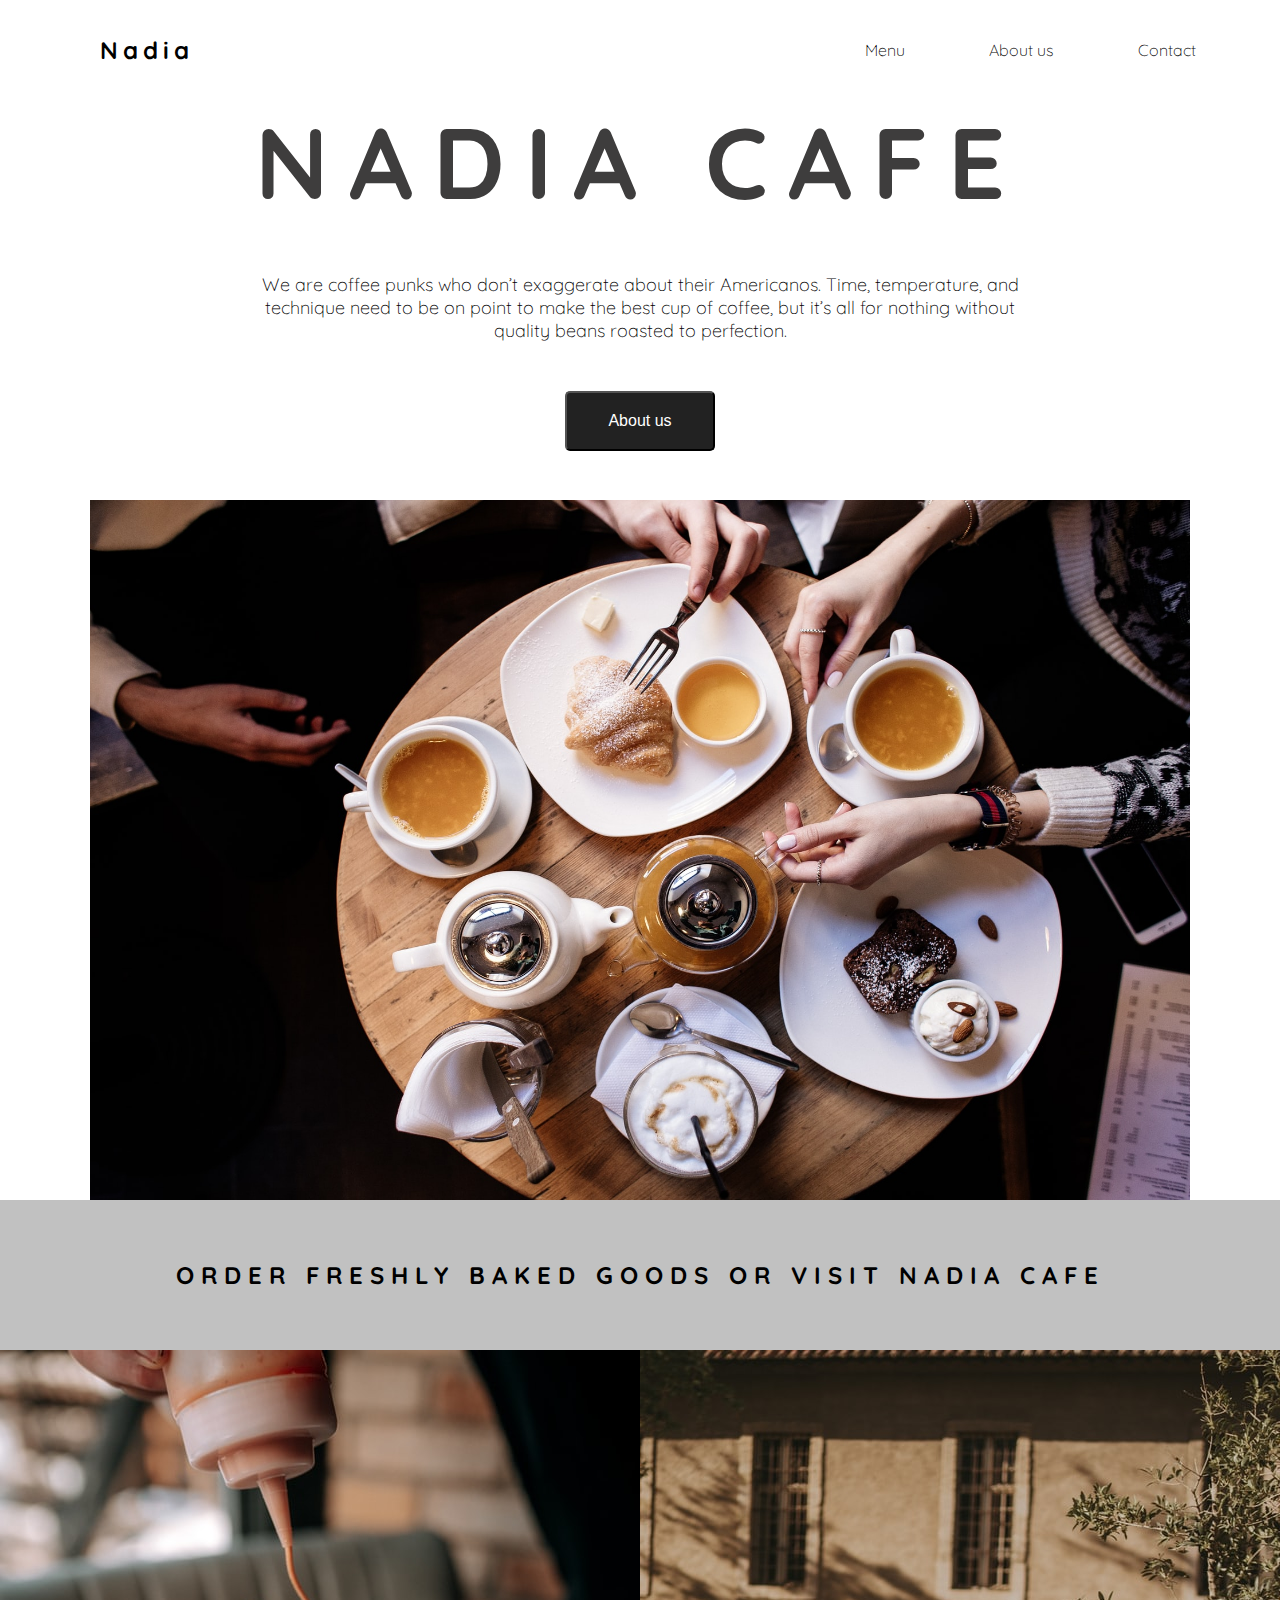
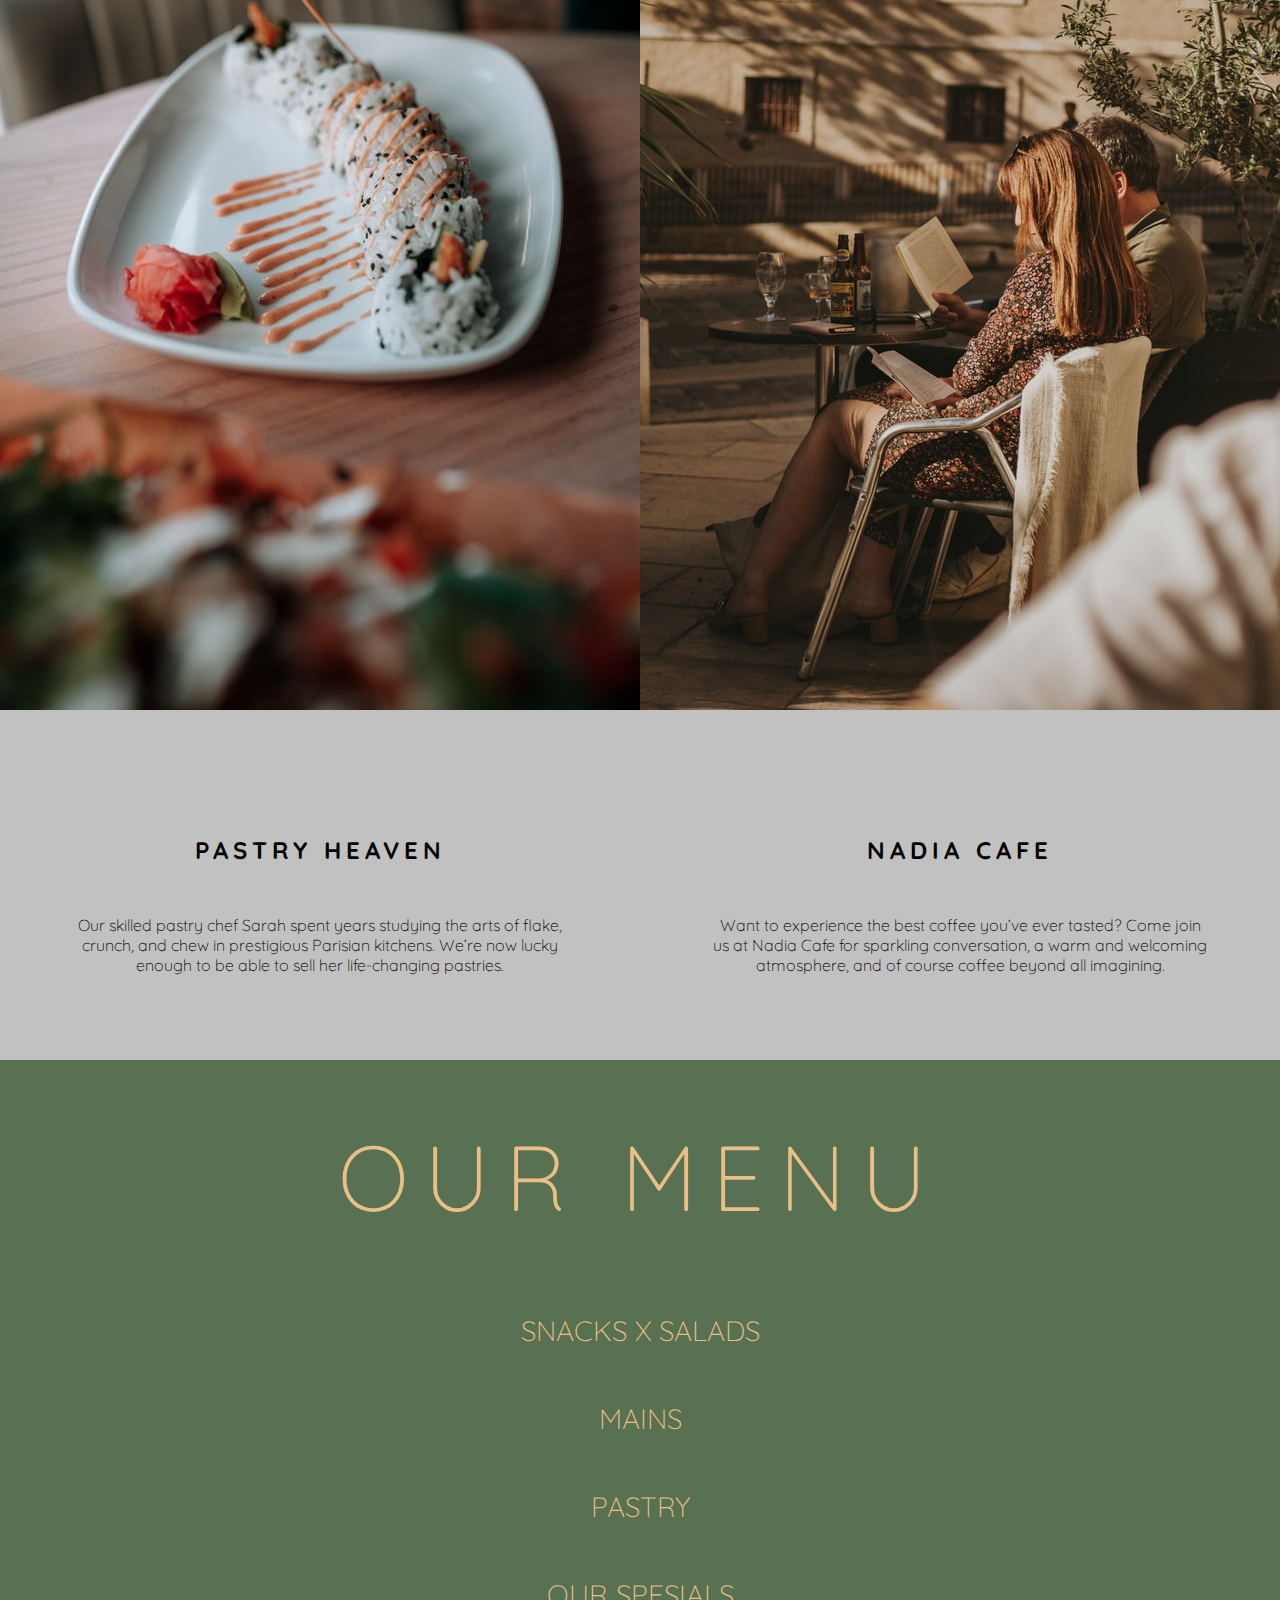
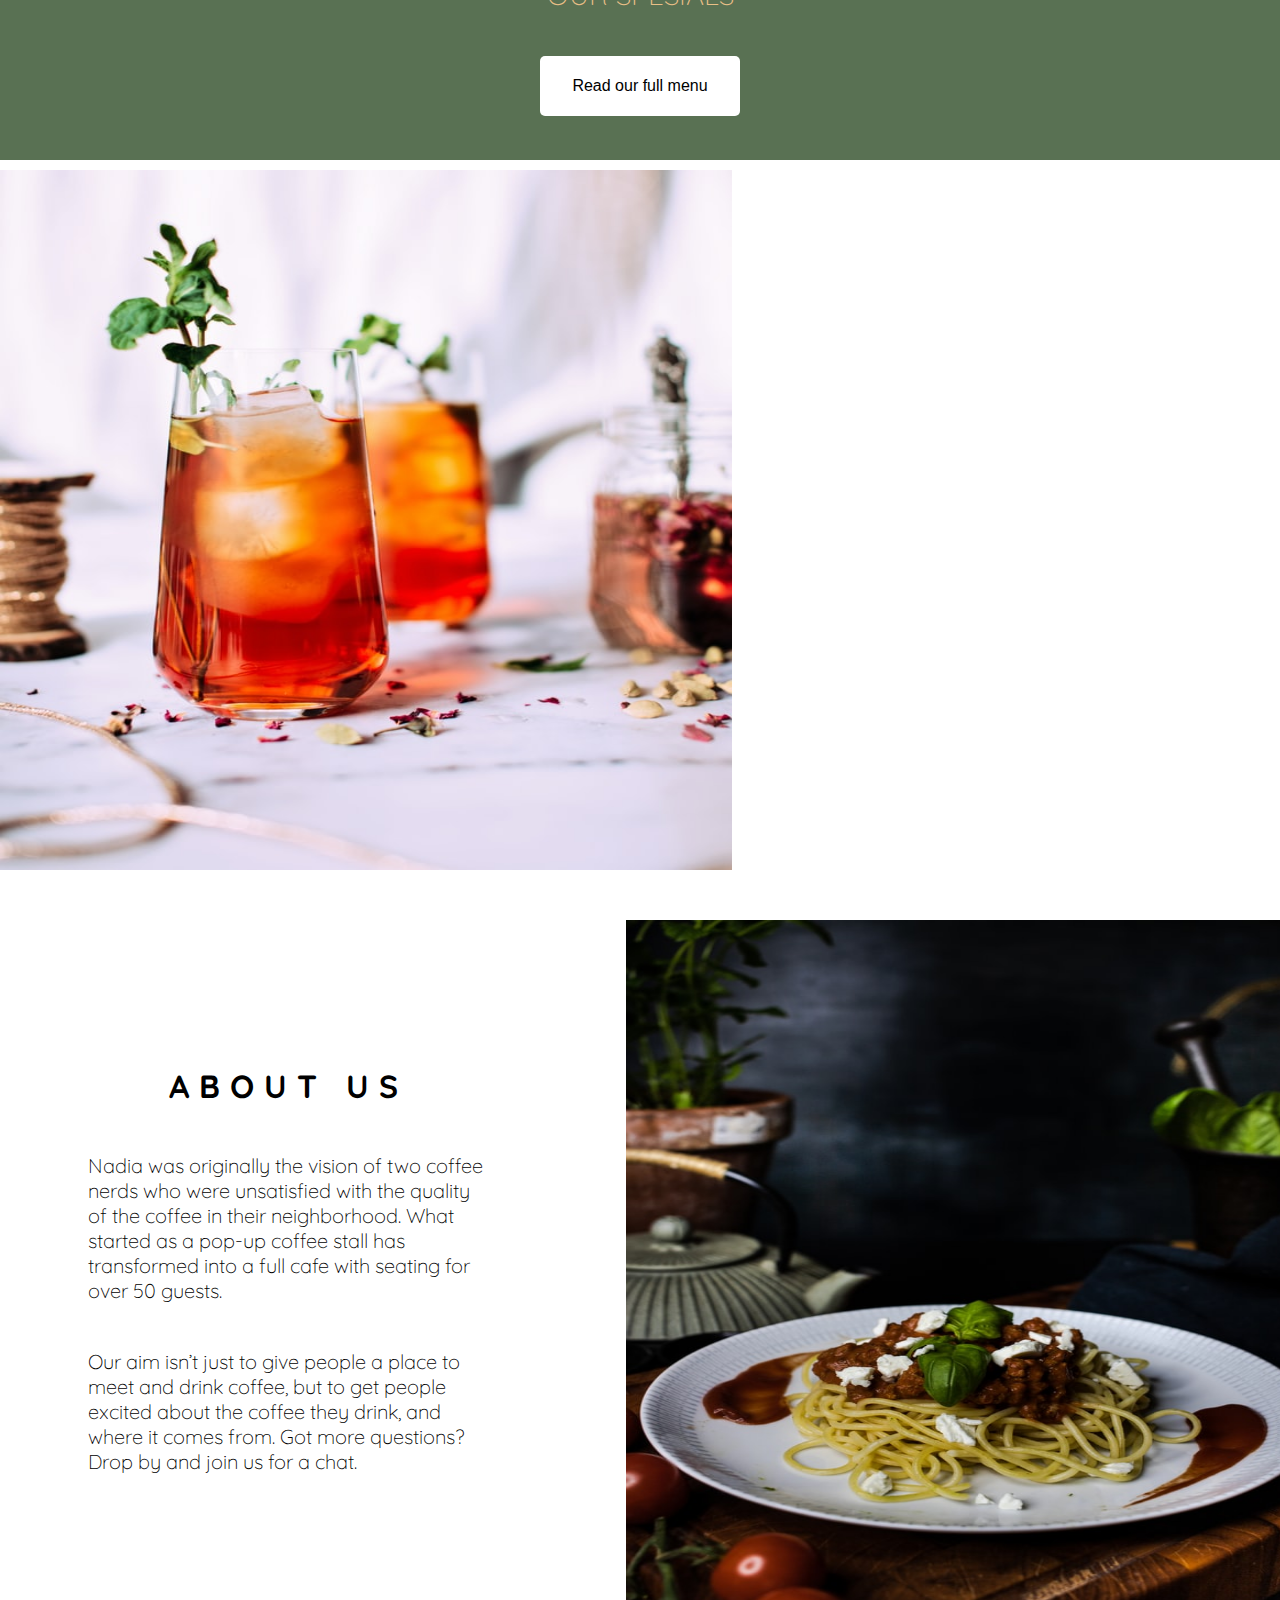
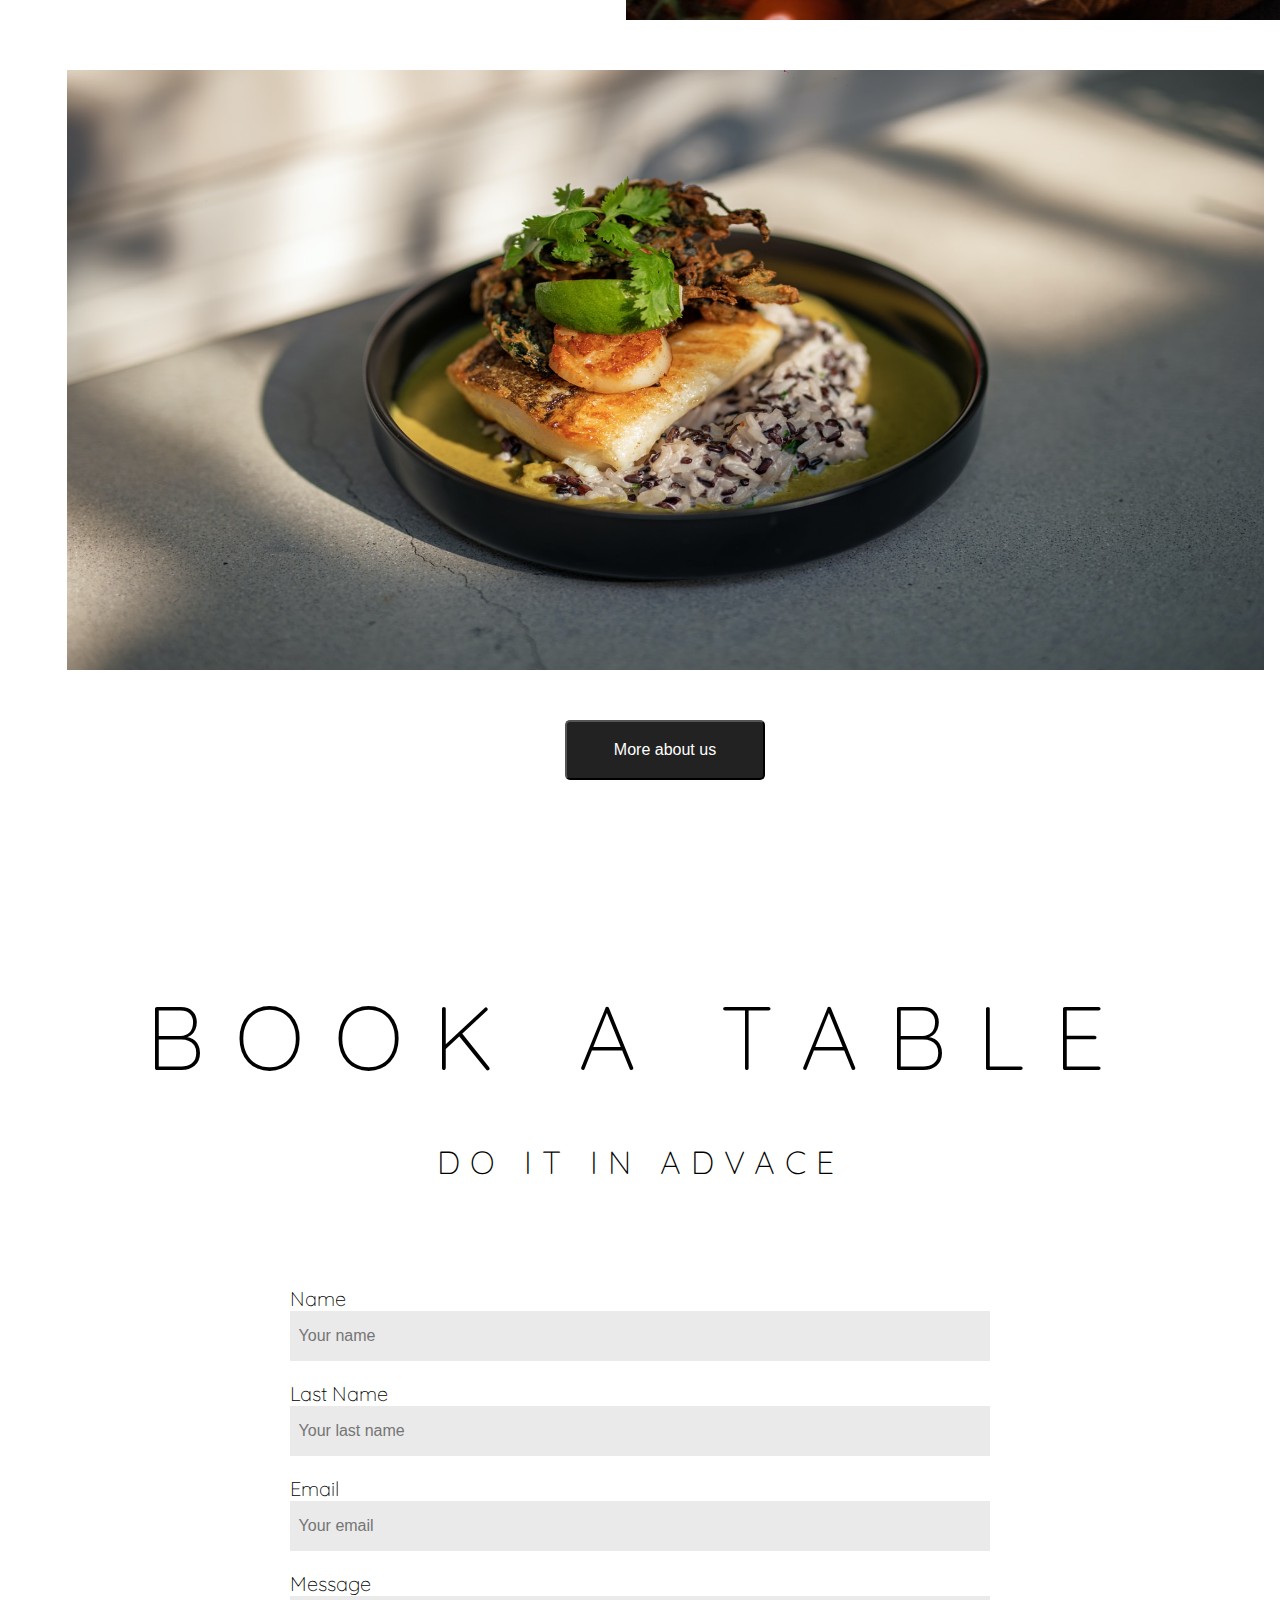
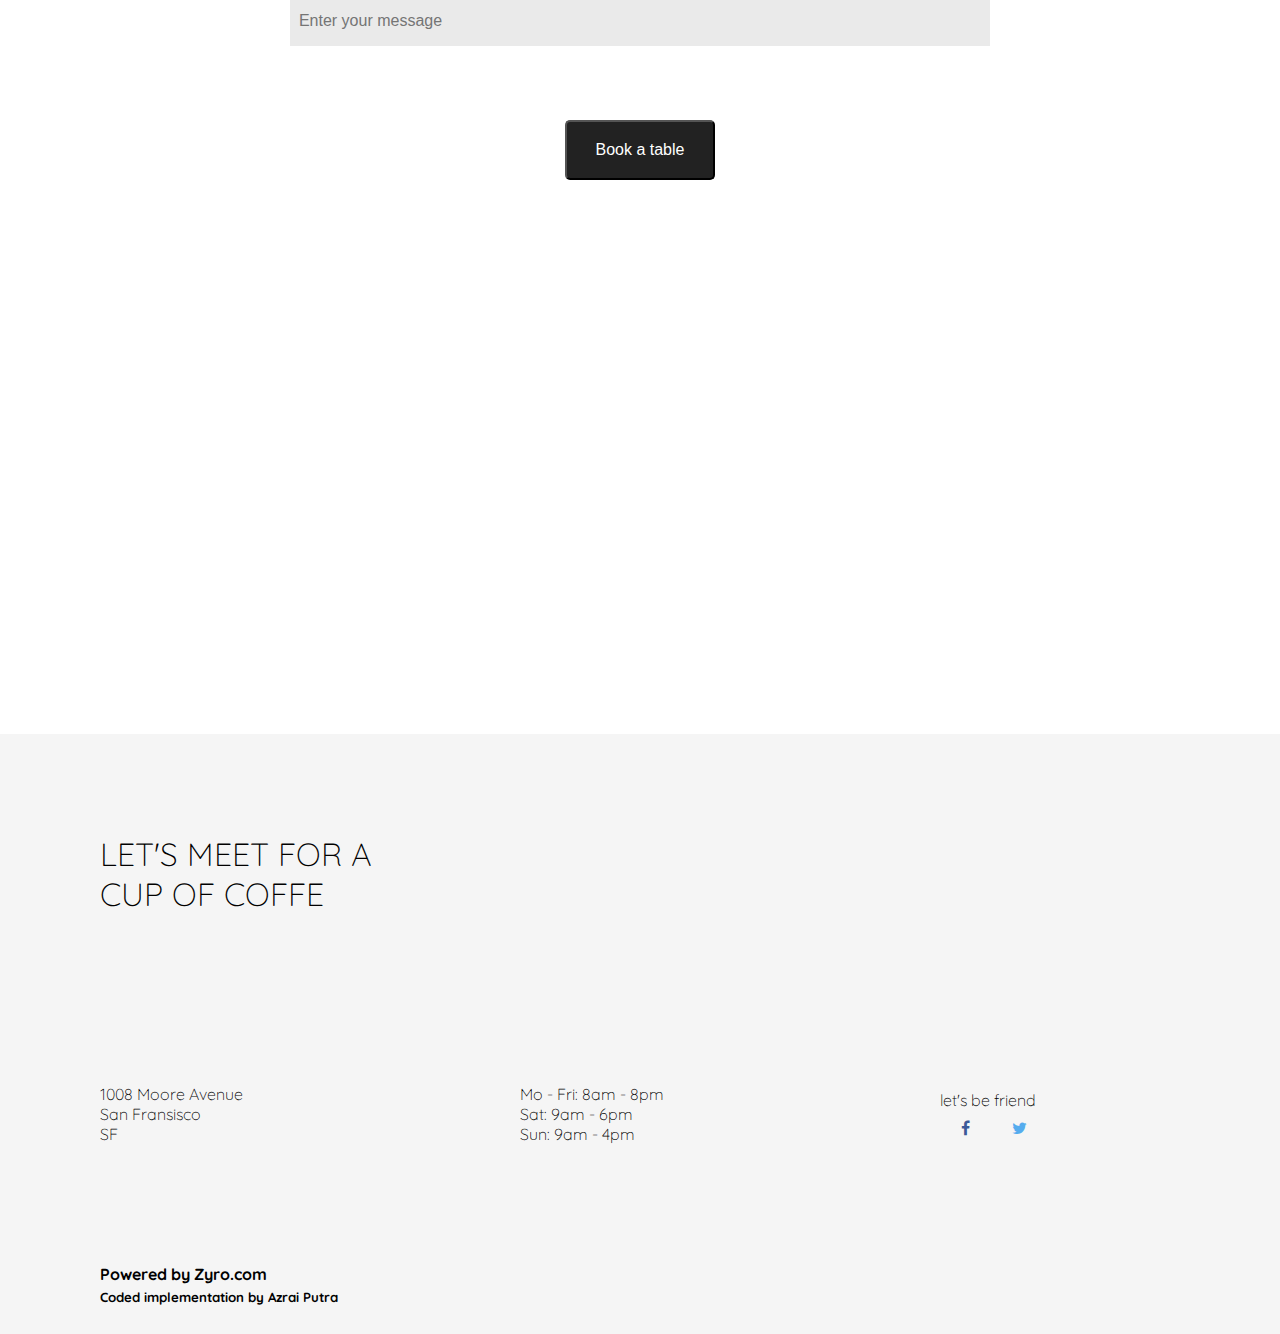
<file: index.html>
<!DOCTYPE html>
<html lang="en">
<head>
	<meta charset="UTF-8">
	<meta name="viewport" content="width=device-width, initial-scale=1.0">
	<title>Nadia Cafe</title>
	<link rel="stylesheet" href="style.css">
	<link href="https://fonts.googleapis.com/css2?family=Quicksand:wght@500&display=swap" rel="stylesheet">
	<link rel="stylesheet" href="https://cdnjs.cloudflare.com/ajax/libs/font-awesome/4.7.0/css/font-awesome.min.css">
</head>
<body>
	<div class="navbar">
		<div class="logo">
			<a href="index.html"><h2>Nadia</h2></a>
		</div>

		<div class="menu">
			<ul>
				<li><a href="menu.html" class="link">Menu</a></li>
				<li><a href="about.html" class="link">About us</a></li>
				<li><a href="contact.html" class="link">Contact</a></li>
			</ul>
		</div>

		<div class="hamburger-menu">
			<div class="menu-button satu"></div>
			<div class="menu-button dua"></div>
			<div class="menu-button tiga"></div>
		</div>
	</div>

	<div class="header">
		<h1>nadia cafe</h1>
		<p>We are coffee punks who don’t exaggerate about their Americanos. Time, temperature, and technique need to be on point to make the best cup of coffee, but it’s all for nothing without quality beans roasted to perfection.  </p>
		<a href="about.html"><button>About us</button></a>
	</div>

	<div class="jumbotron">
		<img src="img/bg-4.jpg" alt="">
	</div>

	<div class="main">
		<div class="tag">
			<h2>order freshly baked goods or visit nadia cafe</h2>
		</div>

		<div class="portfolio">
			<img src="img/gambar6.jpg" alt="" class="gambar1">
			<img src="img/gambar7.jpg" alt="" class="gambar2">
			<div class="about pastry">
				<h4>pastry heaven</h4>
				<p>Our skilled pastry chef Sarah spent years studying the arts of flake, crunch, and chew in prestigious Parisian kitchens. We’re now lucky enough to be able to sell her life-changing pastries.</p>
			</div>
			<div class="about nadia">
				<h4>nadia cafe</h4>
				<p>Want to experience the best coffee you’ve ever tasted? Come join us at Nadia Cafe for sparkling conversation, a warm and welcoming atmosphere, and of course coffee beyond all imagining. </p>
			</div>
			
		</div>


		<div class="about2">
			<div class="pastry2">
				<h4>pastry heaven</h4>
				<p>Our skilled pastry chef Sarah spent years studying the arts of flake, crunch, and chew in prestigious Parisian kitchens. We’re now lucky enough to be able to sell her life-changing pastries.</p>
			</div>
			<div class="nadia2">
				<h4>nadia cafe</h4>
				<p>Want to experience the best coffee you’ve ever tasted? Come join us at Nadia Cafe for sparkling conversation, a warm and welcoming atmosphere, and of course coffee beyond all imagining. </p>
			</div>
			
		</div>
	
	</div>


	<div class="our-menu">
		<h2>our menu</h2>
		<ul>
			<li>snacks x salads</li>
			<li>mains</li>
			<li>pastry</li>
			<li>our spesials</li>
		</ul>

		<a href="menu.html"><button>Read our full menu</button></a>

	</div>


	<div class="gallery">
		<img src="img/bg-8.jpg" alt="" class="gal-1">

		<div class="text">
			<div class="about-us">
				<h4>about us</h4>
				<p>Nadia was originally the vision of two coffee nerds who were unsatisfied with the quality of the coffee in their neighborhood. What started as a pop-up coffee stall has transformed into a full cafe with seating for over 50 guests.</p>
				<p>Our aim isn’t just to give people a place to meet and drink coffee, but to get people excited about the coffee they drink, and where it comes from. Got more questions? Drop by and join us for a chat.</p>
			</div>
			
		</div>
		<img src="img/gambar4.jpg" alt="" class="gal-2">

		<img src="img/gambar9.jpg" alt="" class="gal-3">

		<button>More about us</button>
	</div>

	<div class="book-table">
		<h2>book a table</h2>
		<h4>do it in advace</h4>
		<div class="data-diri">
			<p>Name</p>
			<input type="text" placeholder="  Your name">
			<p>Last Name</p>
			<input type="text" placeholder="  Your last name">
			<p>Email</p>
			<input type="text" placeholder="  Your email">
			<p>Message</p>
			<input type="text" placeholder="  Enter your message">
		</div>

		<button>Book a table</button>
	</div>

	<div class="peta">
		<iframe src="https://www.google.com/maps/embed?pb=!1m18!1m12!1m3!1d3973.3794988764053!2d97.07772781374955!3d5.202901896224741!2m3!1f0!2f0!3f0!3m2!1i1024!2i768!4f13.1!3m3!1m2!1s0x304777e8d16bdfa7%3A0xeb7dd87da011d7b1!2sPadang%20Sakti%2C%20Kec.%20Muara%20Satu%2C%20Kota%20Lhokseumawe%2C%20Aceh%2024355!5e0!3m2!1sid!2sid!4v1655601238657!5m2!1sid!2sid" width="100%" height="450" style="border:0;" allowfullscreen="" loading="lazy" referrerpolicy="no-referrer-when-downgrade"></iframe>
	</div>


	<footer>
		<h3>let's meet for a cup of coffe</h3>
		<div class="alamat">
			<p>1008 Moore Avenue <br> San Fransisco <br> SF</p>
			<p>Mo - Fri: 8am - 8pm <br> Sat: 9am - 6pm <br> Sun: 9am - 4pm</p>
			<div class="friend">
				<p>let's be friend</p>
				<a href="#" class="fa fa-facebook"></a>
				<a href="#" class="fa fa-twitter"></a>
			</div>
			
		</div>
		<h4>Powered by Zyro.com</h4>
		<h5>Coded implementation by Azrai Putra</h5>
	</footer>
		

	


	<script src="script.js"></script>
</body>
</html>
</file>
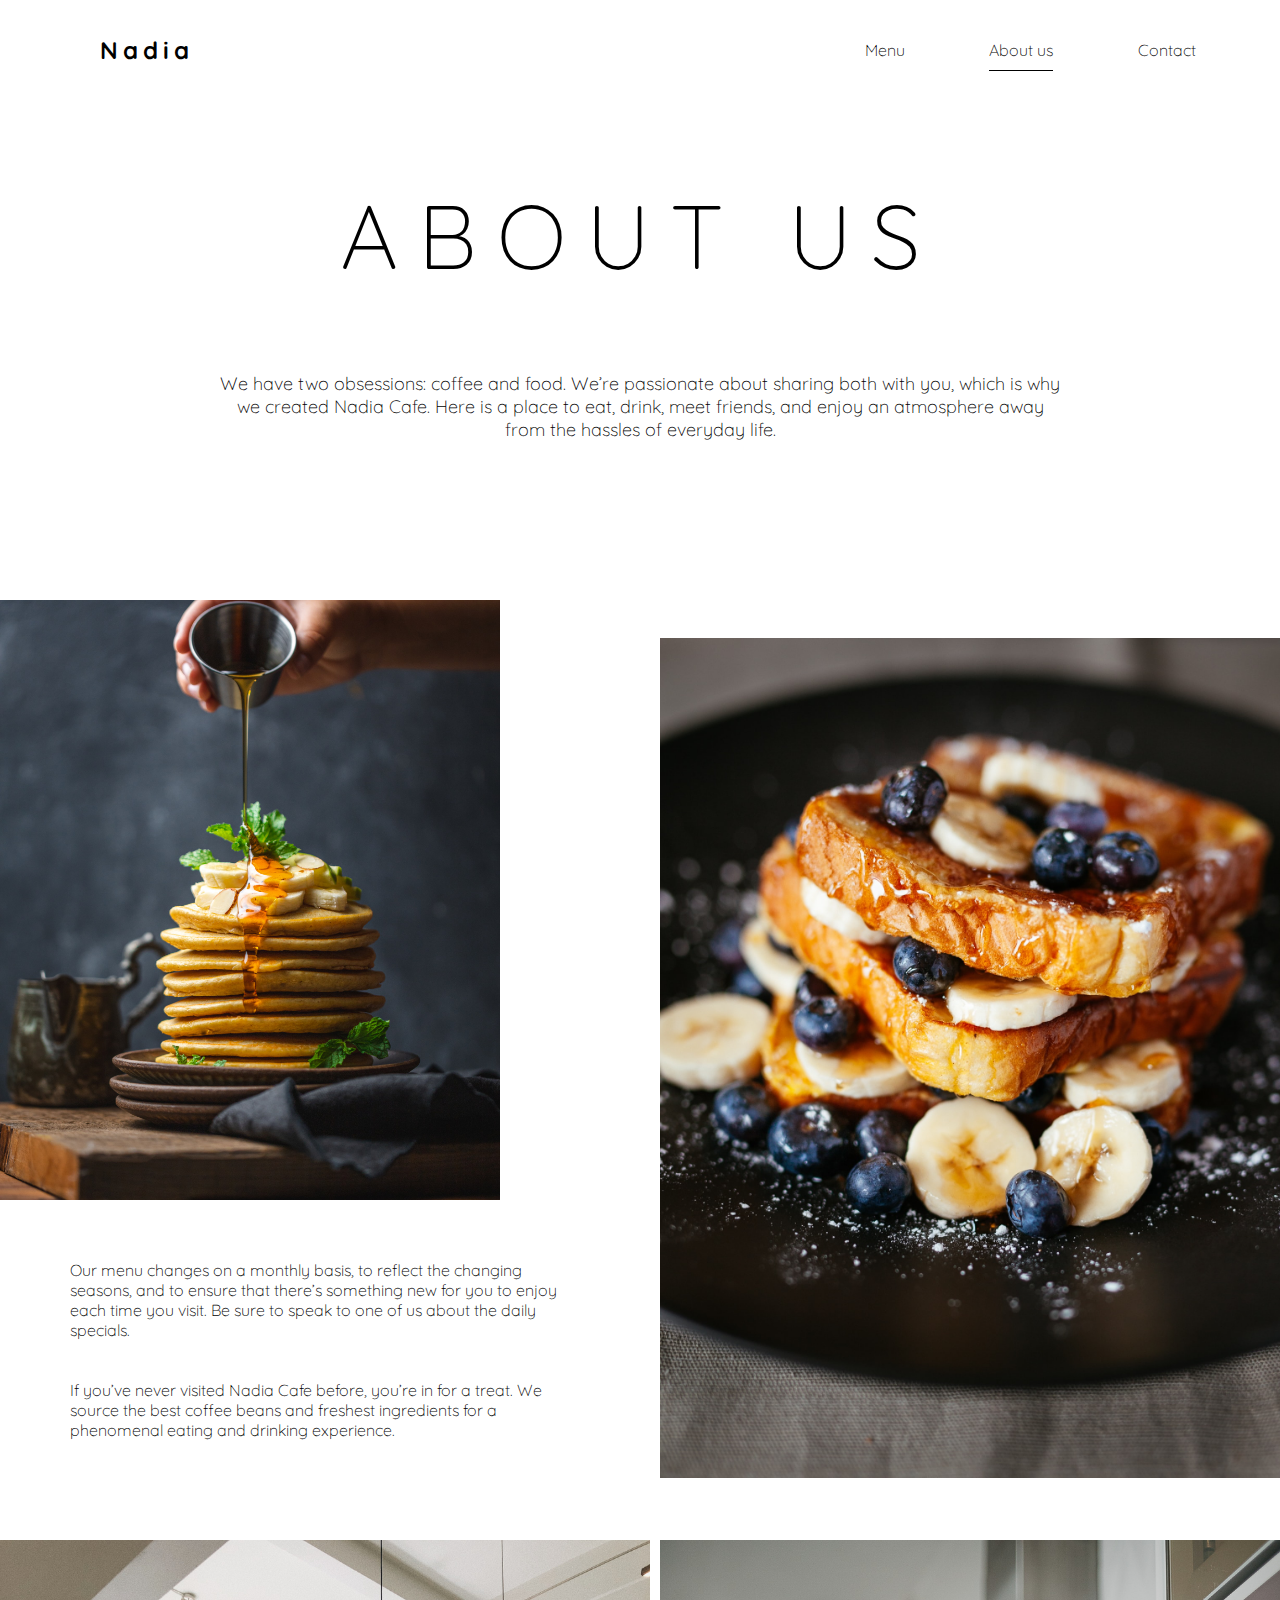
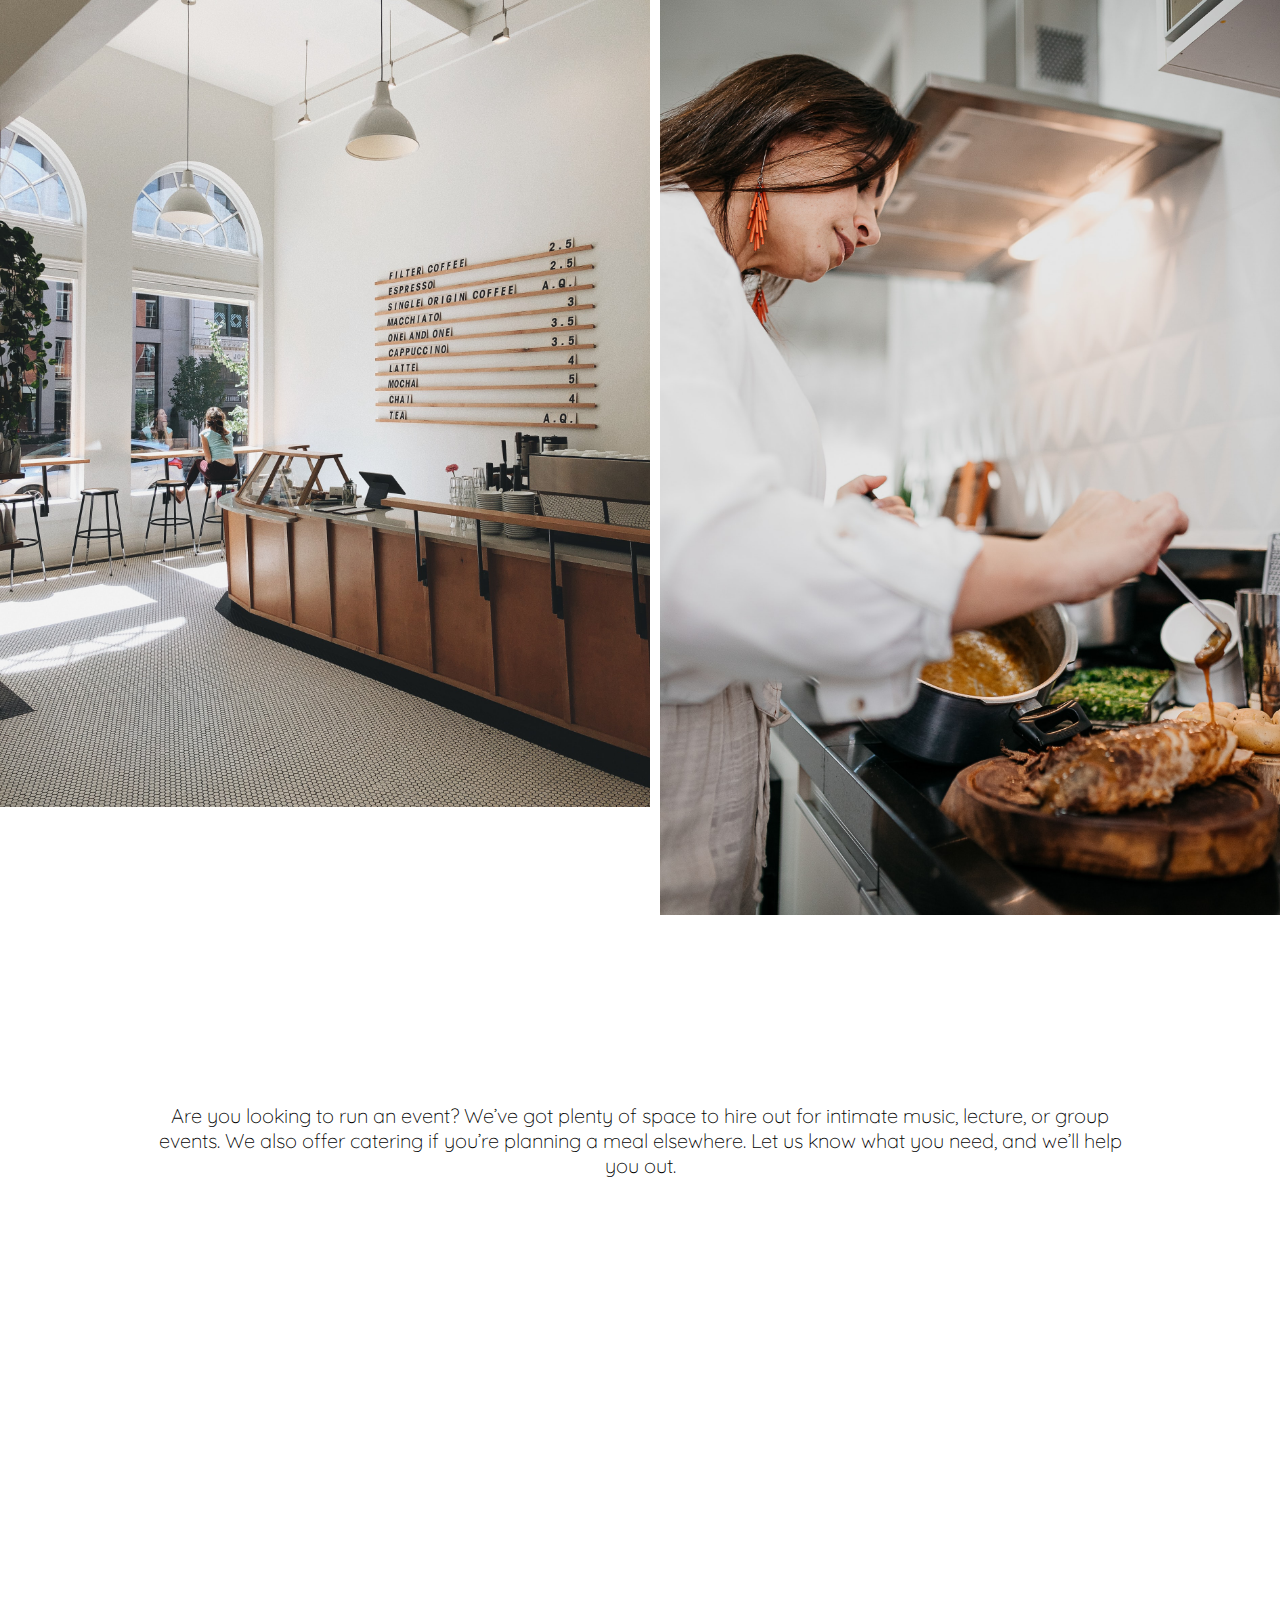
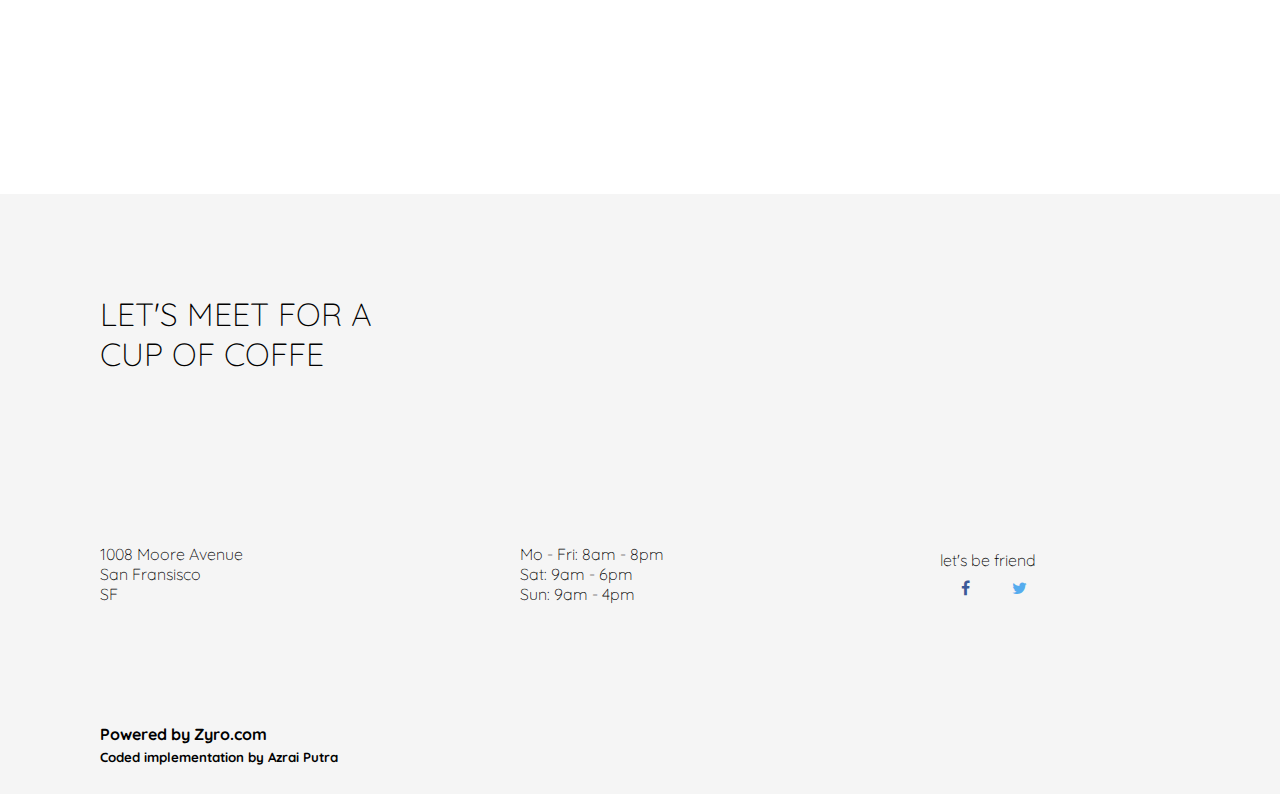
<file: about.html>
<!DOCTYPE html>
<html lang="en">
<head>
	<meta charset="UTF-8">
	<meta name="viewport" content="width=device-width, initial-scale=1.0">
	<title>About US</title>
	<link rel="stylesheet" href="about.css">
	<link href="https://fonts.googleapis.com/css2?family=Quicksand:wght@500&display=swap" rel="stylesheet">
	<link rel="stylesheet" href="https://cdnjs.cloudflare.com/ajax/libs/font-awesome/4.7.0/css/font-awesome.min.css">
</head>
<body>

	<div class="navbar">
		<div class="logo">
			<a href="index.html" class="link"><h2>Nadia</h2></a>
		</div>

		<div class="menu">
			<ul>
				<li><a href="menu.html" class="link menu-menu">Menu</a></li>
				<li><a href="about.html" class="link about-about">About us</a></li>
				<li><a href="contact.html" class="link">Contact</a></li>
			</ul>
		</div>

		<div class="hamburger-menu">
			<div class="menu-button satu"></div>
			<div class="menu-button dua"></div>
			<div class="menu-button tiga"></div>
		</div>
	</div>

	<div class="header">
		<h1>about us</h1>
		<p>We have two obsessions: coffee and food. We’re passionate about sharing both with you, which is why we created Nadia Cafe. Here is a place to eat, drink, meet friends, and enjoy an atmosphere away from the hassles of everyday life.</p>
	</div>

	<div class="gambar-about">
		<div class="gambar-about1">
			<img src="img/bg-11.jpg" alt="">
		</div>
		<div class="gambar-about2">
			<img src="img/bg-9.jpg" alt="">
		</div>
		<div class="text-about">
			<p>Our menu changes on a monthly basis, to reflect the changing seasons, and to ensure that there’s something new for you to enjoy each time you visit. Be sure to speak to one of us about the daily specials.</p>
			<p>If you’ve never visited Nadia Cafe before, you’re in for a treat. We source the best coffee beans and freshest ingredients for a phenomenal eating and drinking experience.</p>
		</div>
		<div class="gambar-about3">
			<img src="img/cafe.jpg" alt="">
		</div>
		<div class="gambar-about4">
			<img src="img/chef.jpg" alt="">
		</div>
	</div>

	<div class="pesan">
		<p>Are you looking to run an event? We’ve got plenty of space to hire out for intimate music, lecture, or group events. We also offer catering if you’re planning a meal elsewhere. Let us know what you need, and we’ll help you out.</p>
	</div>

	<div class="peta">
		<iframe src="https://www.google.com/maps/embed?pb=!1m18!1m12!1m3!1d3973.3794988764053!2d97.07772781374955!3d5.202901896224741!2m3!1f0!2f0!3f0!3m2!1i1024!2i768!4f13.1!3m3!1m2!1s0x304777e8d16bdfa7%3A0xeb7dd87da011d7b1!2sPadang%20Sakti%2C%20Kec.%20Muara%20Satu%2C%20Kota%20Lhokseumawe%2C%20Aceh%2024355!5e0!3m2!1sid!2sid!4v1655601238657!5m2!1sid!2sid" width="100%" height="450" style="border:0;" allowfullscreen="" loading="lazy" referrerpolicy="no-referrer-when-downgrade"></iframe>
	</div>

	<footer>
		<h3>let's meet for a cup of coffe</h3>
		<div class="alamat">
			<p>1008 Moore Avenue <br> San Fransisco <br> SF</p>
			<p>Mo - Fri: 8am - 8pm <br> Sat: 9am - 6pm <br> Sun: 9am - 4pm</p>
			<div class="friend">
				<p>let's be friend</p>
				<a href="#" class="fa fa-facebook"></a>
				<a href="#" class="fa fa-twitter"></a>
			</div>
			
		</div>
		<h4>Powered by Zyro.com</h4>
		<h5>Coded implementation by Azrai Putra</h5>
	</footer>



<script src="script.js"></script>	
</body>
</html>
</file>
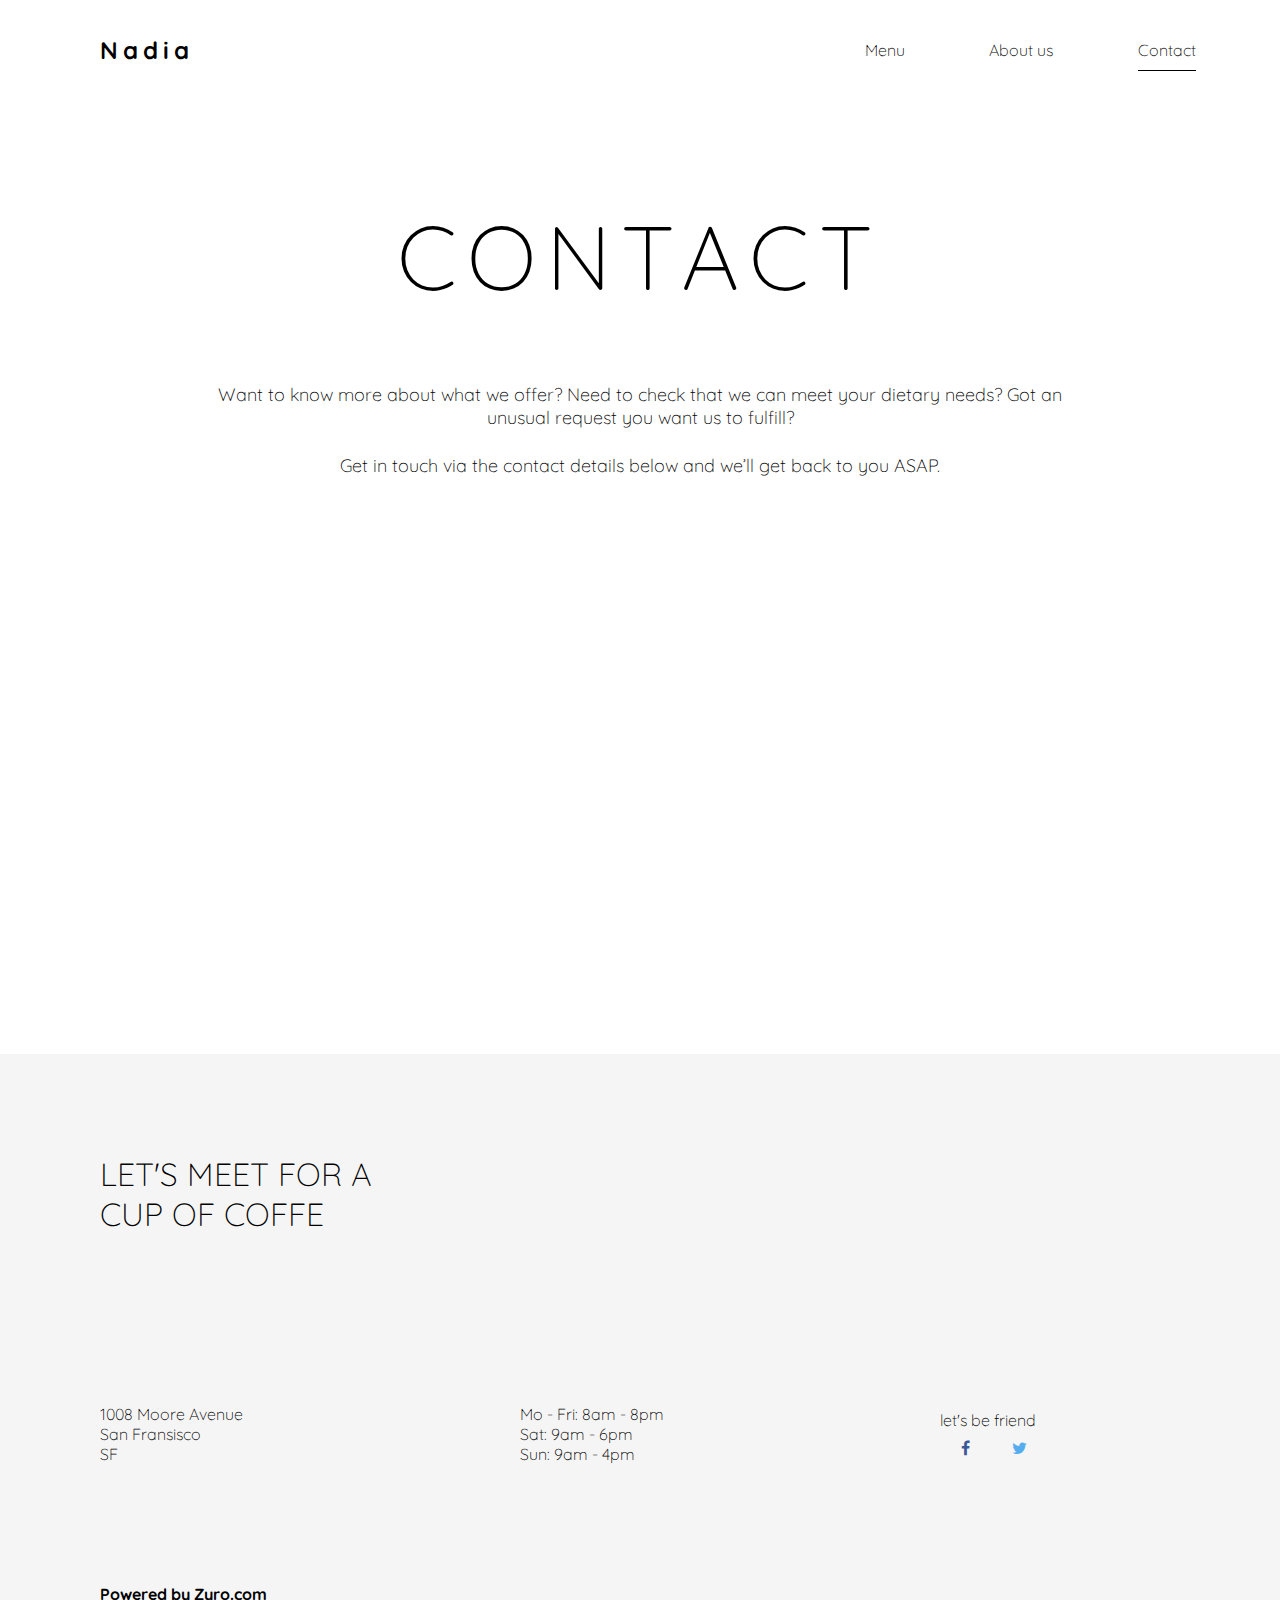
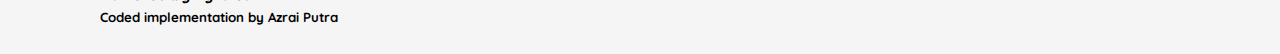
<file: contact.html>
<!DOCTYPE html>
<html lang="en">
<head>
	<meta charset="UTF-8">
	<meta name="viewport" content="width=device-width, initial-scale=1.0">
	<title>Contact us</title>
	<link rel="stylesheet" href="contact.css">
	<link href="https://fonts.googleapis.com/css2?family=Quicksand:wght@500&display=swap" rel="stylesheet">
	<link rel="stylesheet" href="https://cdnjs.cloudflare.com/ajax/libs/font-awesome/4.7.0/css/font-awesome.min.css">
</head>
<body>

	<div class="navbar">
		<div class="logo">
			<a href="index.html"><h2>Nadia</h2></a>
		</div>

		<div class="menu">
			<ul>
				<li><a href="menu.html" class="link menu-menu">Menu</a></li>
				<li><a href="about.html" class="link about-about">About us</a></li>
				<li><a href="contact.html" class="link contact">Contact</a></li>
			</ul>
		</div>

		<div class="hamburger-menu">
			<div class="menu-button satu"></div>
			<div class="menu-button dua"></div>
			<div class="menu-button tiga"></div>
		</div>
	</div>

	<div class="header">
		<h1>contact</h1>
		<p>Want to know more about what we offer? Need to check that we can meet your dietary needs? Got an unusual request you want us to fulfill?</p>
		<p>Get in touch via the contact details below and we’ll get back to you ASAP. </p>
	</div>

	<div class="peta">
		<iframe src="https://www.google.com/maps/embed?pb=!1m18!1m12!1m3!1d3973.3794988764053!2d97.07772781374955!3d5.202901896224741!2m3!1f0!2f0!3f0!3m2!1i1024!2i768!4f13.1!3m3!1m2!1s0x304777e8d16bdfa7%3A0xeb7dd87da011d7b1!2sPadang%20Sakti%2C%20Kec.%20Muara%20Satu%2C%20Kota%20Lhokseumawe%2C%20Aceh%2024355!5e0!3m2!1sid!2sid!4v1655601238657!5m2!1sid!2sid" width="100%" height="450" style="border:0;" allowfullscreen="" loading="lazy" referrerpolicy="no-referrer-when-downgrade"></iframe>
	</div>

	<footer>
		<h3>let's meet for a cup of coffe</h3>
		<div class="alamat">
			<p>1008 Moore Avenue <br> San Fransisco <br> SF</p>
			<p>Mo - Fri: 8am - 8pm <br> Sat: 9am - 6pm <br> Sun: 9am - 4pm</p>
			<div class="friend">
				<p>let's be friend</p>
				<a href="#" class="fa fa-facebook"></a>
				<a href="#" class="fa fa-twitter"></a>
			</div>
			
		</div>
		<h4>Powered by Zyro.com</h4>
		<h5>Coded implementation by Azrai Putra</h5>
	</footer>
<script src="script.js"></script>		
</body>
</html>
</file>
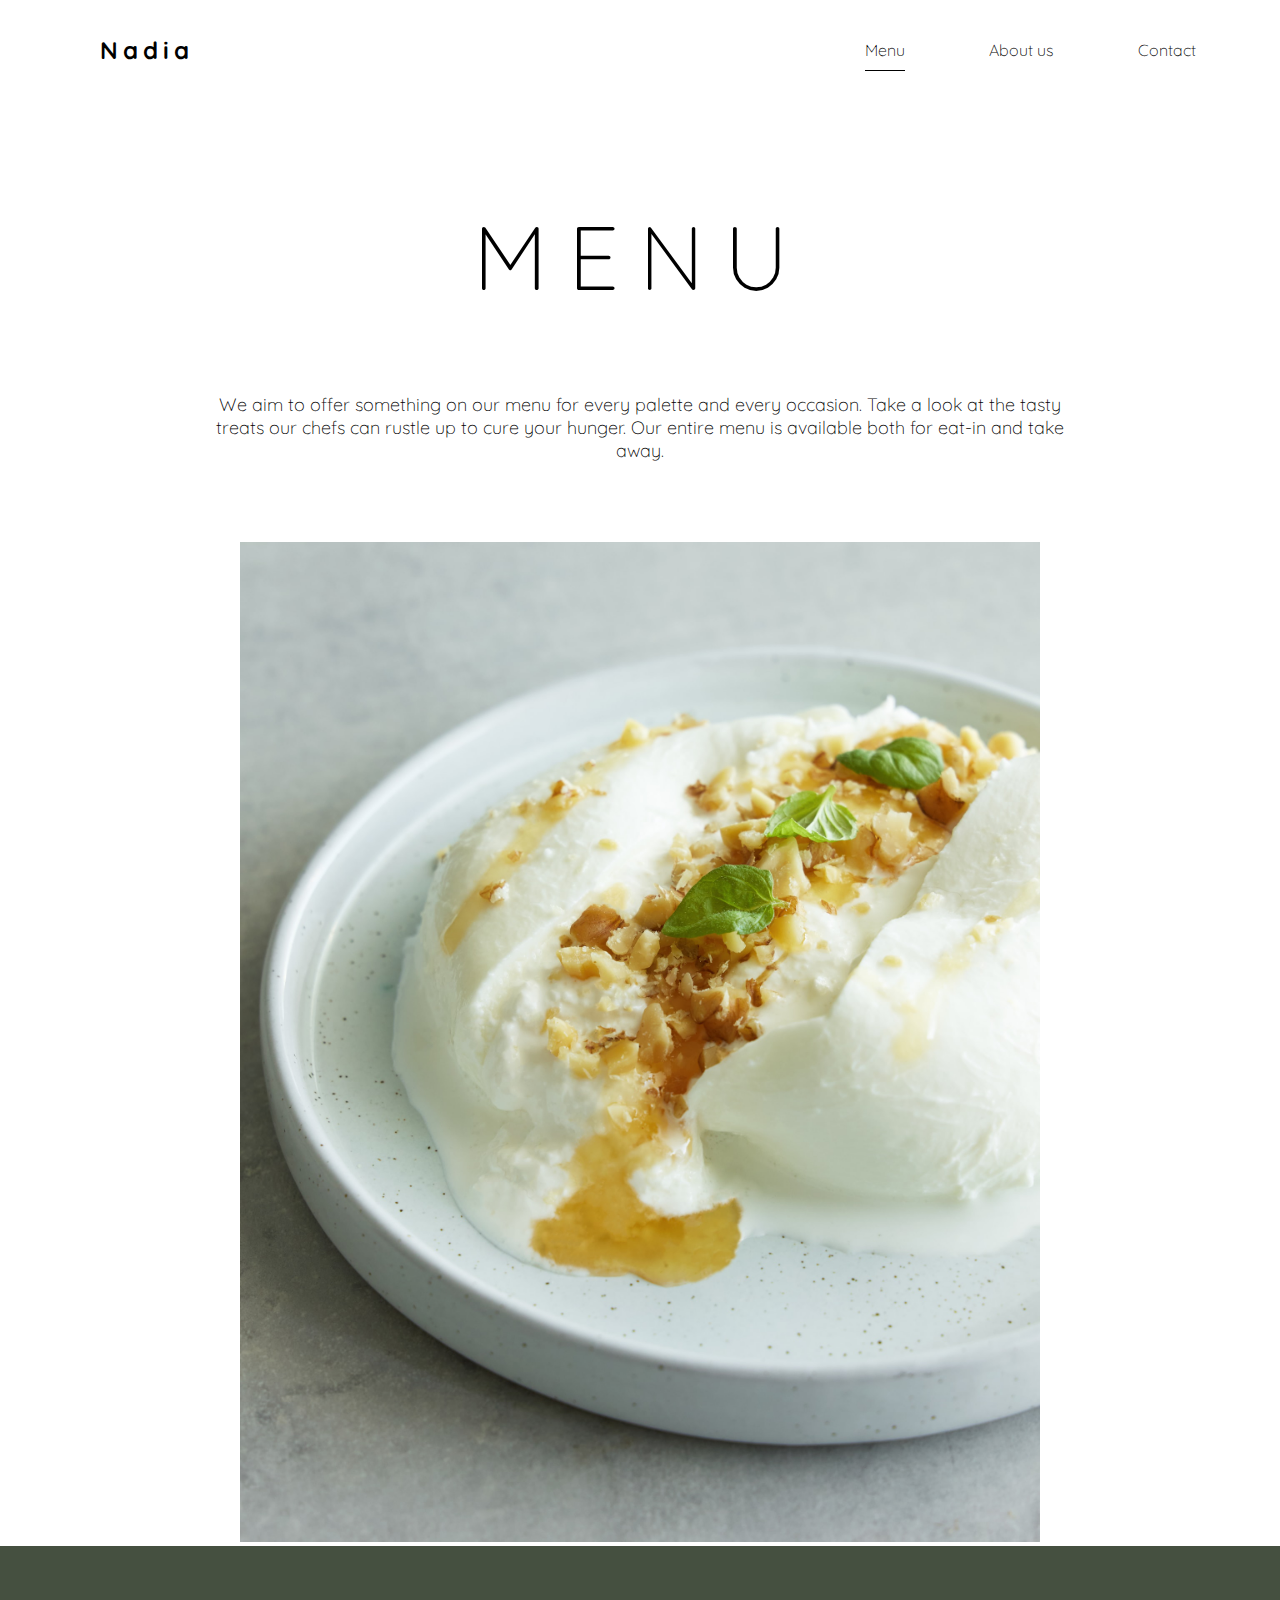
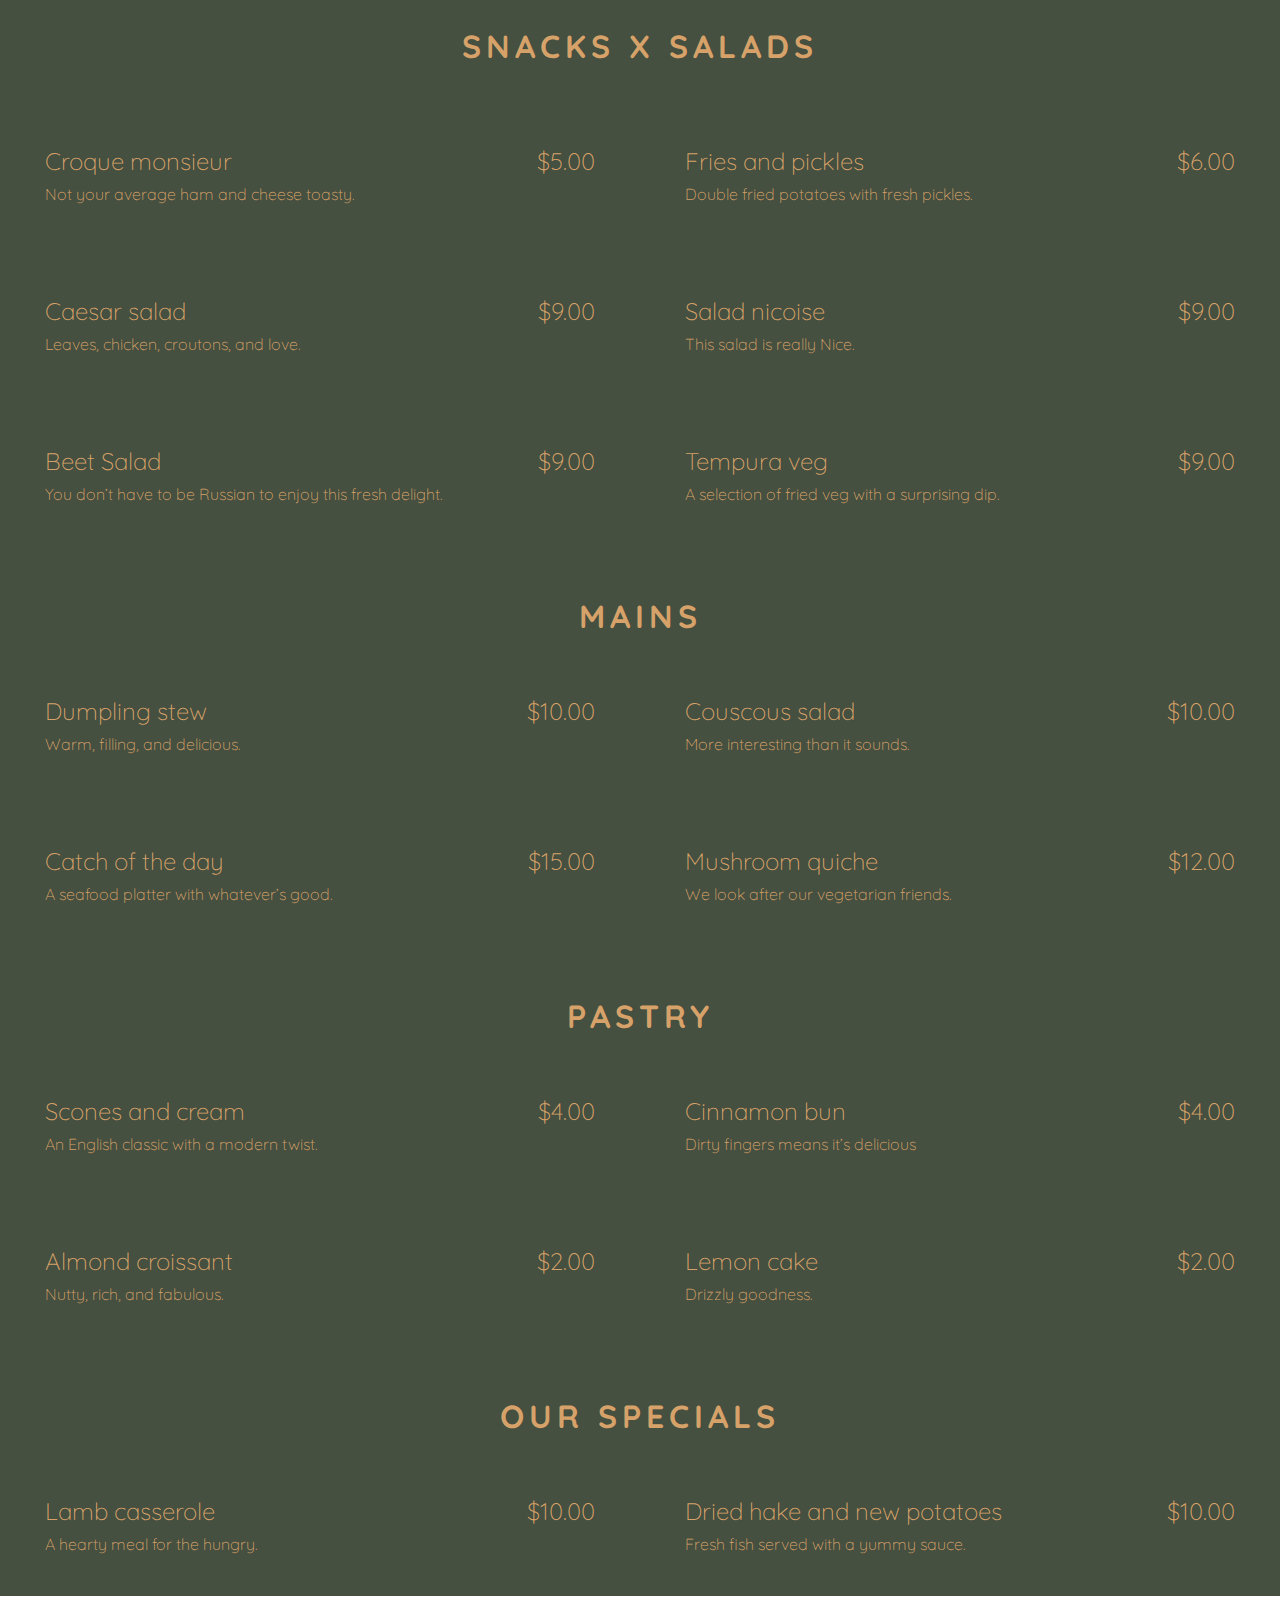
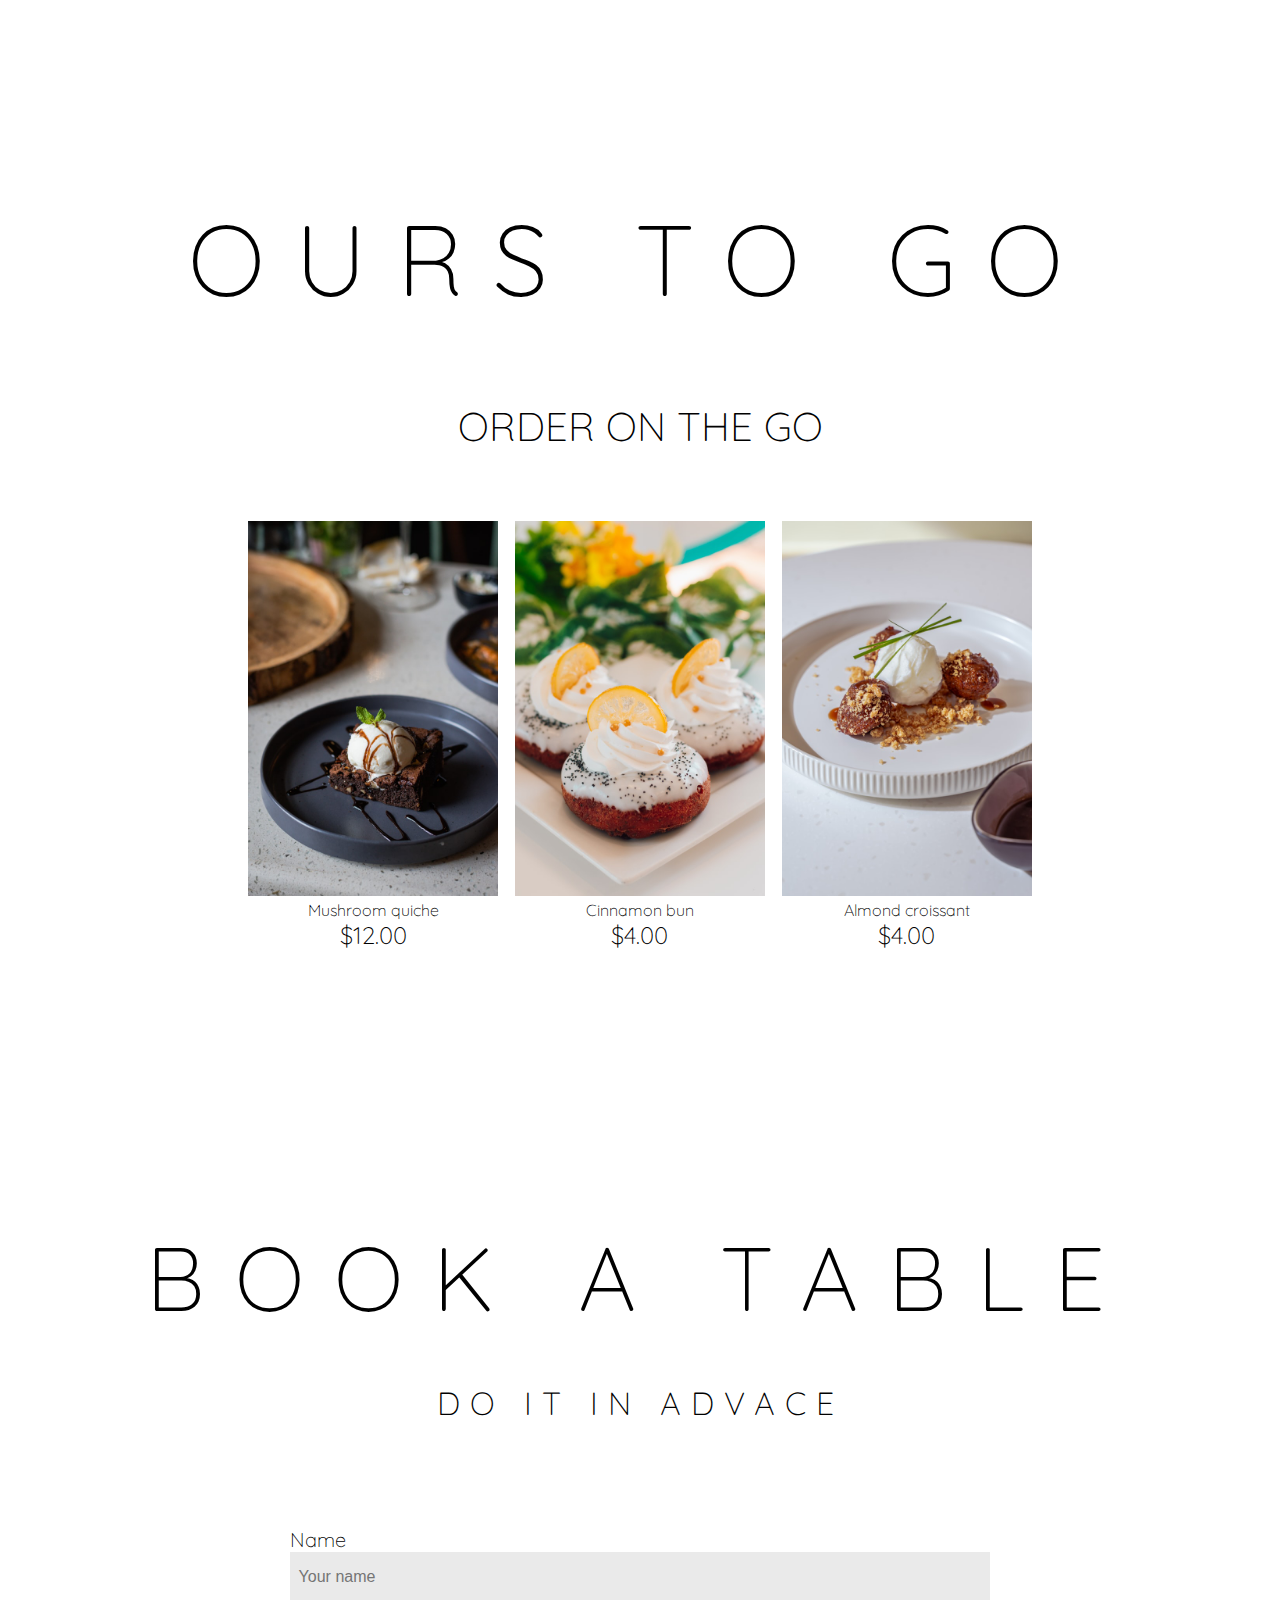
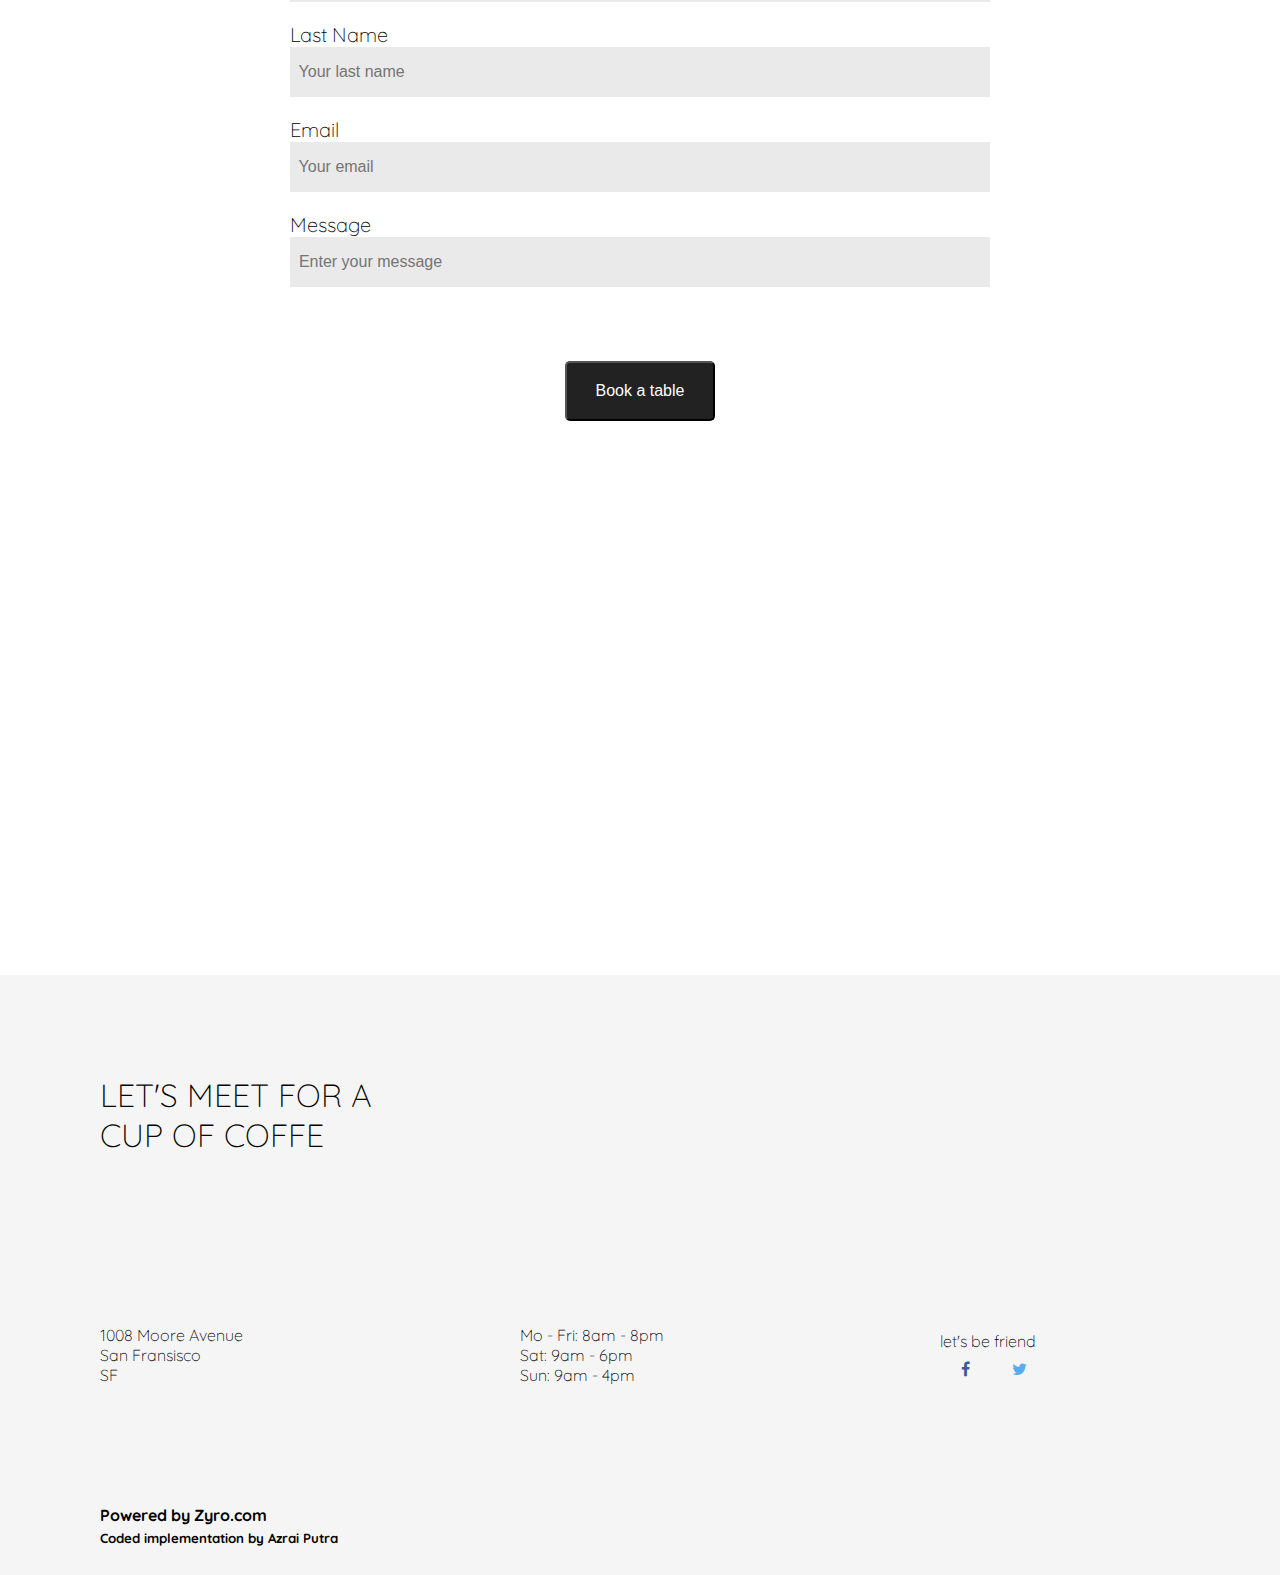
<file: menu.html>
<!DOCTYPE html>
<html lang="en">
<head>
	<meta charset="UTF-8">
	<meta name="viewport" content="width=device-width, initial-scale=1.0">
	<title>Menu</title>
	<link rel="stylesheet" href="menu.css">
	<link href="https://fonts.googleapis.com/css2?family=Quicksand:wght@500&display=swap" rel="stylesheet">
	<link rel="stylesheet" href="https://cdnjs.cloudflare.com/ajax/libs/font-awesome/4.7.0/css/font-awesome.min.css">
</head>
<body>
	<div class="navbar">
		<div class="logo">
			<a href="index.html"><h2>Nadia</h2></a>
		</div>

		<div class="menu">
			<ul>
				<li><a href="menu.html" class="link menu-menu">Menu</a></li>
				<li><a href="about.html" class="link">About us</a></li>
				<li><a href="" class="link">Contact</a></li>
			</ul>
		</div>

		<div class="hamburger-menu">
			<div class="menu-button satu"></div>
			<div class="menu-button dua"></div>
			<div class="menu-button tiga"></div>
		</div>
	</div>


	<div class="container">
		<h1>Menu</h1>
		<p>We aim to offer something on our menu for every palette and every occasion. Take a look at the tasty treats our chefs can rustle up to cure your hunger. Our entire menu is available both for eat-in and take away. </p>

		<img src="img/gambar11.jpg" alt="">
	</div>

	<div class="harga">
		<h2 class="snack">SNACKS X SALADS</h2>
		<div class="croque">
			<p>Croque monsieur <span><br>Not your average ham and cheese toasty.</span></p>
			<p>$5.00</p>
		</div>
		<div class="fries">
			<p>Fries and pickles <span><br>Double fried potatoes with fresh pickles.</span></p>
			<p>$6.00</p>
		</div>
		<div class="caesar">
			<p>Caesar salad <span><br>Leaves, chicken, croutons, and love.</span></p>
			<p>$9.00</p>
		</div>
		<div class="salad">
			<p>Salad nicoise <span><br>This salad is really Nice. </span></p>
			<p>$9.00</p>
		</div>
		<div class="beet">
			<p>Beet Salad <span><br>You don’t have to be Russian to enjoy this fresh delight.</span></p>
			<p>$9.00</p>
		</div>
		<div class="tempura">
			<p>Tempura veg <span><br>A selection of fried veg with a surprising dip.</span></p>
			<p>$9.00</p>
		</div>

		<h2 class="mains">Mains</h2>
		<div class="dumpling">
			<p>Dumpling stew <span><br>Warm, filling, and delicious.</span></p>
			<p>$10.00</p>
		</div>
		<div class="couscous">
			<p>Couscous salad <span><br>More interesting than it sounds. </span></p>
			<p>$10.00</p>
		</div>
		<div class="catch">
			<p>Catch of the day <span><br>A seafood platter with whatever’s good.</span></p>
			<p>$15.00</p>
		</div>
		<div class="mushroom">
			<p>Mushroom quiche <span><br>We look after our vegetarian friends.</span></p>
			<p>$12.00</p>
		</div>

		<h2 class="pastry-menu">pastry</h2>
		<div class="scones">
			<p>Scones and cream <span><br>An English classic with a modern twist.</span></p>
			<p>$4.00</p>
		</div>
		<div class="cinnamon">
			<p>Cinnamon bun <span><br>Dirty fingers means it’s delicious</span></p>
			<p>$4.00</p>
		</div>
		<div class="almond">
			<p>Almond croissant <span><br>Nutty, rich, and fabulous.</span></p>
			<p>$2.00</p>
		</div>
		<div class="lemon-cake">
			<p>Lemon cake <span><br>Drizzly goodness. </span></p>
			<p>$2.00</p>
		</div>


		<h2 class="our-special">our specials</h2>
		<div class="lamb">
			<p>Lamb casserole <span><br>A hearty meal for the hungry. </span></p>
			<p>$10.00</p>
		</div>
		<div class="dried">
			<p>Dried hake and new potatoes <span><br>Fresh fish served with a yummy sauce. </span></p>
			<p>$10.00</p>
		</div>
	</div>


	<div class="order">
		<h1>ours to go</h1>
		<h4>order on the go</h4>

		<div class="gal-other">
			<div class="gambar1">
				<img src="img/gal-1.jpg" alt="" class="gal1">
				<p class="text-keterangan">Mushroom quiche</p>
				<p class="cost">$12.00</p class="cost">
			</div>

			<div class="gambar2">
				<img src="img/gal-2.jpg" alt="" class="gal2">
				<p class="text-keterangan">Cinnamon bun </p>
				<p class="cost">$4.00</p class="cost">
			</div>

			<div class="gambar3">
				<img src="img/gal-3.jpg" alt="" class="gal3">
				<p class="text-keterangan">Almond croissant</p>
				<p class="cost">$4.00</p class="cost">
			</div>
			
		</div>
	</div>


	<div class="book-table">
		<h2>book a table</h2>
		<h4>do it in advace</h4>
		<div class="data-diri">
			<p>Name</p>
			<input type="text" placeholder="  Your name">
			<p>Last Name</p>
			<input type="text" placeholder="  Your last name">
			<p>Email</p>
			<input type="text" placeholder="  Your email">
			<p>Message</p>
			<input type="text" placeholder="  Enter your message">
		</div>

		<button>Book a table</button>
	</div>

	<div class="peta">
		<iframe src="https://www.google.com/maps/embed?pb=!1m18!1m12!1m3!1d3973.3794988764053!2d97.07772781374955!3d5.202901896224741!2m3!1f0!2f0!3f0!3m2!1i1024!2i768!4f13.1!3m3!1m2!1s0x304777e8d16bdfa7%3A0xeb7dd87da011d7b1!2sPadang%20Sakti%2C%20Kec.%20Muara%20Satu%2C%20Kota%20Lhokseumawe%2C%20Aceh%2024355!5e0!3m2!1sid!2sid!4v1655601238657!5m2!1sid!2sid" width="100%" height="450" style="border:0;" allowfullscreen="" loading="lazy" referrerpolicy="no-referrer-when-downgrade"></iframe>
	</div>


	<footer>
		<h3>let's meet for a cup of coffe</h3>
		<div class="alamat">
			<p>1008 Moore Avenue <br> San Fransisco <br> SF</p>
			<p>Mo - Fri: 8am - 8pm <br> Sat: 9am - 6pm <br> Sun: 9am - 4pm</p>
			<div class="friend">
				<p>let's be friend</p>
				<a href="#" class="fa fa-facebook"></a>
				<a href="#" class="fa fa-twitter"></a>
			</div>
			
		</div>
		<h4>Powered by Zyro.com</h4>
		<h5>Coded implementation by Azrai Putra</h5>
	</footer>


<script src="script.js"></script>	
</body>
</html>
</file>
<file: style.css>
*{
	margin: 0;
	padding: 0;
}

body{
	font-family: 'Quicksand', sans-serif;
	font-weight: lighter;/*
	overflow: hidden;*/
	position: relative;
	max-height: 2000px;
	overflow-x: hidden;
}


/*Navbar*/
.navbar{
	display: flex;
	width: 100%;
	height: 100px;
	justify-content: space-between;
	align-items: center;
	background-color: white;
	position: fixed;


	/*top: 0;*/
}

div.navbar .logo h2{
	letter-spacing: 5px;
	margin-left: 100px;
}

div.navbar .logo a{
	text-decoration: none;
	color: black;
	cursor: pointer;
}

div.navbar .menu ul{
	list-style: none;
	display: flex;
	justify-content: space-evenly;
	width: 500px;
	height: 100px;
	align-items: center;
}

div.navbar .menu a.link{
	text-decoration: none;
	color: black;
	padding-bottom: 10px;
}

div.navbar .menu a.link:hover{
	border-bottom: 1px solid black;
}

.bayangan{
	box-shadow: 0 2px 20px rgba(0, 0, 0, 0.3);
	transition: all 0.5s ease-in-out;
}

div.hamburger-menu{
	width: 60px;
	height: 36px;
	border-radius: 2px;
	display: none;
	flex-direction: column;
	justify-content: space-evenly;
	align-items: center;
	cursor: pointer;

}

div.hamburger-menu .satu,
div.hamburger-menu .dua,
div.hamburger-menu .tiga{
	width: 50px;
	height: 6px;
	background-color: #444;
	border-radius: 5px;
	transition: all .5s ease-in-out;
}

/*animation*/

div.hamburger-menu .dua.open{
	transform: translateX(-50px);
	background-color: transparent;
}


.rotasi-satu{
	transform: rotate(45deg) translate(10px, 5px);
}

.rotasi-tiga{
	transform: rotate(-45deg) translate(10px, -5px);
}

/*end navbar*/

/*Start header*/
div.header{
	min-height: 500px;
	text-align: center;
	display: flex;
	flex-direction: column;
	justify-content: space-evenly;
	align-items: center;

}

div.header h1{
	text-transform: uppercase;
	text-align: center;
	font-size: 100px;
	letter-spacing: 20px;
	color: #3e3d3d;
	margin-top: 50px;
}

div.header P{
	width: 800px;
	font-size: 18px;
}

button{
	width: 150px;
	height: 60px;
	border-radius: 5px;
	color: white;
	background-color: #222;
	font-size: 16px;
	cursor: pointer;
}

button:hover{
	opacity: 0.5;
}

/*Akhir header*/

/*start Jumbotron*/

div.jumbotron{
	text-align: center;
	width: 100%;
	height: 700px;
}

div.jumbotron img{
	text-align: center;
	width: 1100px;
	height: 700px;
	box-shadow: ;
}

/*Akhir Jumbotron*/


/*start main*/

div.main{
	min-height: 700px;
	background-color: rgb(193, 193, 193);
	display: flex;
	flex-direction: column;
	

}

div.tag h2{
	text-align: center;
	line-height: 150px;
	text-transform: uppercase;
	letter-spacing: 7px;
}

div.main .portfolio{
	display: flex;
	justify-content: space-evenly;
	flex-wrap: wrap;
}

/*Akhir main*/

/*start about*/

div.about{
	text-align: center;
	display: none;
	/*display: flex;
	flex-direction: row;
	justify-content: space-around;
	align-items: center;*/
}

div.about .nadia{
	width: 300px;
}


div.about h4{
	text-transform: uppercase;
	font-size: 24px;
	letter-spacing: 5px;
	padding: 20px;
	margin-bottom: 30px;
}
/*akhir about*/



/*start about2*/

div.about2{
	text-align: center;
	display: flex;
	flex-direction: row;
	justify-content: space-around;
	align-items: center;
	min-height: 350px;
}

div.about2 .pastry2,
div.about2 .nadia2{
	width: 500px;
}


div.about2 h4{
	text-transform: uppercase;
	font-size: 24px;
	letter-spacing: 5px;
	padding: 20px;
	margin-top: 20px;
	margin-bottom: 30px;
}

/*Akhir aboout 2*/


/*start menu*/

div.our-menu{
	height: 700px;
	background-color: rgb(89, 113, 83);
	text-transform: uppercase;
	display: flex;
	flex-direction: column;
	justify-content: space-evenly;
	align-items: center;
	color: rgb(233, 191, 135);
}

div.our-menu h2{
	font-size: 92px;
	font-weight: 300;
	letter-spacing: 15px;
	padding: 15px;
	margin-bottom: 20px;
}

div.our-menu ul{
	list-style: none;
	display: flex;
	height: 300px;
	flex-direction: column;
	justify-content: space-between;
	align-items: center;
	font-size: 28px;
}


div.our-menu button{
	width: 200px;
	height: 60px;
	border-radius: 5px;
	color: black;
	background-color: white;
	font-size: 16px;
	border: none;
}

/*akhir menu*/

/*start gallery*/

div.gallery{
	margin-top: 10px;
	min-height: 1000px;
	width: 100%;
	display: grid;
	grid-template-areas: 	"gal-1 gal-1"
							"text gal-2"
							"gal-3 gal-3"
							"button button";
	grid-template-columns: 45% 55%;
	grid-template-rows: 700px 700px 600px;
	grid-gap: 50px;

}


div.gallery img.gal-1{
	height: 700px;
	width: 55%;
}

div.gallery img.gal-2{
	height: 700px;
	width: 100%;
}

div.gallery img.gal-3{
	height: 600px;
	width: 90%;
}

div.gallery .gal-1{
	grid-area: gal-1;
	
}

div.gallery .text{
	grid-area: text;
	justify-self: center;
	align-self: center;
	
	

}

div.gallery .text .about-us{
	display: flex;
	width: 400px;
	height: 500px;
	flex-direction: column;
	justify-content: space-evenly;
	align-items: center;
	font-size: 20px;
}

div.gallery .text .about-us h4{
	font-size: 32px;
	text-transform: uppercase;
	letter-spacing: 10px;
}

div.gallery .gal-2{
	grid-area: gal-2;
	justify-self: center;
}

div.gallery .gal-3{
	grid-area: gal-3;
	justify-self: center;
}

div.gallery button{
	grid-area: button;
	justify-self: center;
	width: 200px;
}

/*akhir gallery*/

/*start book-table*/

div.book-table{
	min-height: 800px;
	width: 100%;
	margin-top: 200px;
	display: flex;
	flex-direction: column;
	justify-content: space-between;
	align-items: center;
	margin-bottom: 100px;
}

div.book-table h2{
	text-transform: uppercase;
	font-size: 90px;
	letter-spacing: 30px;
	font-weight: 100;
}

div.book-table h4{
	text-transform: uppercase;
	font-size: 32px;
	letter-spacing: 10px;
	font-weight: 100;
	margin-bottom: 50px;
}

div.book-table .data-diri{
	width: 700px;
	font-size: 20px;
	padding: 5px;
}


div.book-table .data-diri input{
	width: 700px;
	height: 50px;
	border-style: none;
	margin-bottom: 20px;
	background-color: rgba(214, 214, 214, 0.5);
	font-size: 16px;
}

/*akhir book-table*/
footer{
	height: 500px;
	background-color: rgb(245, 245, 245);
	padding-left: 100px;
	padding-top: 100px;
}

footer h3{
	font-size: 32px;
	text-transform: uppercase;
	font-weight: 100;
	width: 300px;
	padding-bottom: 100px;
}

footer .alamat{
	display: flex;
	width: 80%;
	height: 200px;
	justify-content: space-between;
	align-items: center;
	margin-bottom: 50px;
}

footer h4{
	font-size: 16px;
	padding-bottom: 5px;
}

.fa {
 /* padding: 10px;*/
 padding-top: 10px;
  font-size: 50px;
  width: 50px;
  text-align: center;
  text-decoration: none;
}

/* Add a hover effect if you want */
.fa:hover {
  opacity: 0.7;
}

/* Set a specific color for each brand */

/* Facebook */
.fa-facebook {
  color: #3B5998;
}

.fa-twitter {
  color: #55ACEE;
}




/*Breakpoint*/

@media screen and (max-width: 540px){
	/*Navbar*/

	body{
		overflow-x: hidden;
	}
	div.navbar{
		position: relative;
		justify-content: space-between;
		width: 100%;
	}

	div.navbar .logo h2{
		margin-left: 10px;
	}

	div.navbar .menu ul{
		/*display: none;*/
		flex-direction: column;
		top: 0;
		right: 0;
		height: 270px;
		width: 100%;
		position: absolute;
		background-color: white;
		justify-content: space-evenly;
		align-items: end;
		padding-top: 50px;
		margin-right: 30px;
		z-index: 1;
		transform: translateY(-1000px);
		transition: all .5s ease-in-out;

	}

	div.navbar .menu ul.tampil{
		transform: translateX(0px);

		
	}


	div.hamburger-menu{
		display: flex;
		z-index: 11;
	}

	/*Akhir Navbar*/

	/*awal Jumbotron*/

	div.header{
		justify-content: space-evenly;
	}

	div.header h1{
		font-size: 32px;
	}

	div.header P{
		font-size: 16px;
		width: 400px;
	}

	div.jumbotron{
		height: 400px;
	}

	div.jumbotron img{
		width: 500px;
		height: 300px;
	}

	/*akhir jumbotron*/

	/*awal main*/

	div.main{

	}

	div.tag h2{
		line-height: 40px;
		letter-spacing: 7px;
		padding: 15px;
		margin: 20px;
	}

	div.main .portfolio img{
		width: 500px;
	}

	div.about{
		text-align: center;
		display: flex;
		flex-direction: column;
		width: 400px;
		height: 250px;
	}

	div.main .portfolio{
		flex-direction: column;
		justify-content: center;
		align-items: center;
	}

	div.main .portfolio .gambar1{
		order: 1;
	}
	div.main .portfolio .gambar2{
		order: 3;
	}

	div.main .portfolio .pastry{
		order: 2;
	}

	div.main .portfolio .nadia{
		order: 4;
	}

	div.about2{
		display: none;
	}

	/*akhir about*/

	/*start menu*/
	div.our-menu{
		height: 500px;
		justify-content: center;
	}

	div.our-menu h2{
		font-size: 32px;
	}

	div.our-menu ul{
		height: 200px;
		font-size: 20px;
		justify-content: space-evenly;
	}

	div.our-menu button{
		border-radius: 20px;
		margin-top: 30px;
	}
	/*akhir menu*/

	/*start gallery*/
	div.gallery{
		margin-top: 10px;
		min-height: 800px;
		width: 100%;
		display: grid;
		grid-template-areas: 	"gal-1"
								"gal-2"
								"text"
								"gal-3"
								"button";
		grid-template-columns: 100%;
		grid-template-rows: 400px 500px 300px 300px 100px;
		grid-gap: 50px;

	}

	div.gallery img.gal-1{
		height: 400px;
		width: 95%;
		justify-self: center;
	}

	div.gallery img.gal-2{
		height: 500px;
		width: 95%;
	}

	div.gallery img.gal-3{
		height: 300px;
		width: 95%;
	}


	div.gallery .text .about-us{
		width: 400px;
		height: 300px;
		font-size: 16px;
	}

	div.gallery .text .about-us h4{
		font-size: 20px;
		text-transform: uppercase;
		letter-spacing: 10px;
	}

	div.gallery button{
		width: 150px;
	}

	/*akhir gallery*/

	/*start book-table*/
	div.book-table{
		min-height: 600px;
		width: 100%;
		margin-top: 100px;
	}

	div.book-table h2{
		text-transform: uppercase;
		font-size: 40px;
		letter-spacing: 10px;
		font-weight: 100;
		margin-bottom: 5px;
	}

	div.book-table h4{
		font-size: 26px;
	}

	div.book-table .data-diri{
		width: 90%;
		font-size: 16px;
		padding: 5px;
	}

	div.book-table .data-diri input{
		width: 100%;
		font-size: 16px;
		padding: 5px;
	}

	div.book-table button{
		width: 170px;
		height: 50px;
		margin-top: 20px;
		letter-spacing: 2px;
	}

	/*akhir book-table*/

	/*start footer*/
	footer .alamat{
		flex-direction: column;
		justify-content: space-around;
		align-items: flex-start;
	}
}
</file>
<file: about.css>
*{
	margin: 0;
	padding: 0;
}

body{
	font-family: 'Quicksand', sans-serif;
	font-weight: lighter;/*
	overflow: hidden;*/
	position: relative;
	min-height: 2000px;
}


/*Navbar*/
.navbar{
	display: flex;
	width: 100%;
	height: 100px;
	justify-content: space-between;
	align-items: center;
	margin-bottom: 50px;
	/*background-color: white;/*
	position: fixed;*/
	position: fixed;
	background-color: white;


	
}

div.navbar .logo h2{
	letter-spacing: 5px;
	margin-left: 100px;
}

div.navbar .logo a{
	text-decoration: none;
	color: black;
	cursor: pointer;
}

div.navbar .menu ul{
	list-style: none;
	display: flex;
	justify-content: space-evenly;
	width: 500px;
	height: 100px;
	align-items: center;
}

div.navbar .menu a.link{
	text-decoration: none;
	color: black;
	padding-bottom: 10px;
}

div.navbar .menu a.about-about{
	border-bottom: 1px solid black;
}

div.navbar .menu a.link:hover{
	border-bottom: 1px solid black;
}

.bayangan{
	box-shadow: 0 2px 20px rgba(0, 0, 0, 0.3);
	transition: all 0.5s ease-in-out;
}

div.hamburger-menu{
	width: 60px;
	height: 36px;
	border-radius: 2px;
	display: none;
	flex-direction: column;
	justify-content: space-evenly;
	align-items: center;
	cursor: pointer;

}

div.hamburger-menu .satu,
div.hamburger-menu .dua,
div.hamburger-menu .tiga{
	width: 50px;
	height: 6px;
	background-color: #444;
	border-radius: 5px;
	transition: all .5s ease-in-out;
}

/*animation*/

div.hamburger-menu .dua.open{
	transform: translateX(-50px);
	background-color: transparent;
}


.rotasi-satu{
	transform: rotate(45deg) translate(10px, 5px);
}

.rotasi-tiga{
	transform: rotate(-45deg) translate(10px, -5px);
}

/*end navbar*/


/*header*/
div.header{
	height: 600px;
	width: 100%;
	display: flex;
	flex-direction: column;
	justify-content: center;
	align-items: center;

}

div.header h1{
	padding-top: 100px;
	text-transform: uppercase;
	font-size: 90px;
	letter-spacing: 20px;
	font-weight: 200;
}

div.header p{
	font-size: 18px;
	width: 850px;
	margin: 80px auto;
	text-align: center;
}

/*end header*/

/*start gambar-about*/

div.gambar-about{
	width: 100%;
	min-height: 1000px;
	display: grid;

	grid-template-areas: 	'gambar1 gambar2'
							'text gambar2'
							'gambar3 gambar4';

	grid-template-columns: 50% 50%;
	grid-template-rows: 600px 300px 1000px;
	grid-gap: 20px;
}

div.gambar-about img{
	width: 650px;
}

div.gambar-about .gambar-about1 img{
	width: 500px;
	height: 600px;
}

div.gambar-about .gambar-about1{
	grid-area: gambar1;
}

div.gambar-about .gambar-about2{
	grid-area: gambar2;
	align-self: center;
	
}


div.gambar-about .text-about{
	grid-area: text;
}

div.gambar-about .text-about p{
	width: 500px;
	margin: 20px auto;
	padding-top: 20px;
}

div.gambar-about .gambar-about3{
	grid-area: gambar3;
}

div.gambar-about .gambar-about4{
	grid-area: gambar4;
}

/*end gambar-about*/


/*start pesan*/
div.pesan{
	height: 300px;
	margin: 50px auto;
	text-align: center;
	display: flex;
	align-items: center;
	width: 1000px;
	font-size: 20px;
	font-weight: 100;
}



/*start footer*/
footer{
	height: 500px;
	background-color: rgb(245, 245, 245);
	padding-left: 100px;
	padding-top: 100px;
}

footer h3{
	font-size: 32px;
	text-transform: uppercase;
	font-weight: 100;
	width: 300px;
	padding-bottom: 100px;
}

footer .alamat{
	display: flex;
	width: 80%;
	height: 200px;
	justify-content: space-between;
	align-items: center;
	margin-bottom: 50px;
}

footer h4{
	font-size: 16px;
	padding-bottom: 5px;
}

.fa {
 /* padding: 10px;*/
 padding-top: 10px;
  font-size: 50px;
  width: 50px;
  text-align: center;
  text-decoration: none;
}

/* Add a hover effect if you want */
.fa:hover {
  opacity: 0.7;
}

/* Set a specific color for each brand */

/* Facebook */
.fa-facebook {
  color: #3B5998;
}

.fa-twitter {
  color: #55ACEE;
}

/*akhir footer*/


/*breakpoint*/

@media screen and (max-width: 540px){
	body{
		overflow-x: hidden;
	}
	div.navbar{
		position: relative;
		justify-content: space-between;
		width: 100%;
	}


	div.navbar .logo h2{
		margin-left: 10px;
	}


	div.navbar .menu ul{
		/*display: none;*/
		flex-direction: column;
		top: 0;
		right: 0;
		height: 270px;
		width: 100%;
		position: absolute;
		background-color: white;
		justify-content: space-evenly;
		align-items: end;
		padding-top: 50px;
		margin-right: 50px;
		z-index: 1;
		transform: translateY(-1000px);
		transition: all .5s ease-in-out;

	}

	div.navbar .menu ul.tampil{
		transform: translateX(0px);

		
	}


	div.hamburger-menu{
		display: flex;
		z-index: 11;
		margin-right: 37px;
	}

	/*Akhir Navbar*/

	/*header*/

	div.header{
		margin-top: 60px;
		justify-content: center;
	}

	div.header h1{
		text-transform: uppercase;
		font-size: 32px;
		letter-spacing: 5px;
		font-weight: 200;
	}

	div.header p{
		font-size: 16px;
		width: 350px;
		margin: 80px auto;
		text-align: center;
	}

	/*akhir header*/

	/*start gambar-about*/

	div.gambar-about{
		text-align: center;
		width: 100%;
		min-height: 1000px;
		display: grid;

		grid-template-areas: 	'gambar1'
								'gambar2'
								'text'
								'gambar3' 
								'gambar4';

		grid-template-columns: 100%;
		grid-template-rows: 400px 500px 300px 500px 600px;
		grid-gap: 20px;
		
	}

	div.gambar-about img{
		width: 400px;
		height: 500px;
	}

	div.gambar-about .gambar-about1 img{
		width: 400px;
		height: 400px;
	}

	div.gambar-about .text-about p{
		width: 400px;
		margin: 10px auto;
		padding-top: 20px;
	}

	div.gambar-about .gambar-about4 img{
		width: 400px;
		height: 600px;
	}

	/*akhir gambar-about*/


	/*start pesan*/

	div.pesan{
		height: 200px;
		margin: 10px auto;
		text-align: center;
		display: flex;
		align-items: center;
		width: 400px;
		font-size: 16px;
		font-weight: 100;
	}
	/*akhir pesan*/


	/*start footer*/
	footer .alamat{
		flex-direction: column;
		justify-content: space-around;
		align-items: flex-start;
	}

	/*akhir footer*/














}
</file>
<file: contact.css>
*{
	margin: 0;
	padding: 0;
}

body{
	font-family: 'Quicksand', sans-serif;
	font-weight: lighter;/*
	overflow: hidden;*/
	position: relative;
	max-height: 2000px;
}


/*Navbar*/
.navbar{
	display: flex;
	width: 100%;
	height: 100px;
	justify-content: space-between;
	align-items: center;
	background-color: white;
	position: fixed;
	top: 0;


	
}

div.navbar .logo h2{
	letter-spacing: 5px;
	margin-left: 100px;
}
div.navbar .logo a{
	text-decoration: none;
	color: black;
	cursor: pointer;
}

div.navbar .menu ul{
	list-style: none;
	display: flex;
	justify-content: space-evenly;
	width: 500px;
	height: 100px;
	align-items: center;
}

div.navbar .menu a.link{
	text-decoration: none;
	color: black;
	padding-bottom: 10px;
}

div.navbar .menu a.contact{
	border-bottom: 1px solid black;
}

div.navbar .menu a.link:hover{
	border-bottom: 1px solid black;
}

.bayangan{
	box-shadow: 0 2px 20px rgba(0, 0, 0, 0.3);
	transition: all 0.5s ease-in-out;
}

div.hamburger-menu{
	width: 60px;
	height: 36px;
	border-radius: 2px;
	display: none;
	flex-direction: column;
	justify-content: space-evenly;
	align-items: center;
	cursor: pointer;

}

div.hamburger-menu .satu,
div.hamburger-menu .dua,
div.hamburger-menu .tiga{
	width: 50px;
	height: 6px;
	background-color: #444;
	border-radius: 5px;
	transition: all .5s ease-in-out;
}

/*animation*/

div.hamburger-menu .dua.open{
	transform: translateX(-50px);
	background-color: transparent;
}


.rotasi-satu{
	transform: rotate(45deg) translate(10px, 5px);
}

.rotasi-tiga{
	transform: rotate(-45deg) translate(10px, -5px);
}

/*end navbar*/

/*start header*/
div.header{
	height: 400px;
	width: 100%;
	margin: 200px auto;
	text-align: center;
	

}

div.header h1{
	text-transform: uppercase;
	font-size: 90px;
	font-weight: 200;
	letter-spacing: 10px;
	margin-bottom: 70px;

}

div.header p{
	font-size: 18px;
	text-align: center;
	width: 860px;
	margin: 20px auto;
	padding-bottom: 5px;
}



/*akhir header*/


div.peta{
	margin-top: -200px;
}


/*start footer*/
footer{
	height: 500px;
	background-color: rgb(245, 245, 245);
	padding-left: 100px;
	padding-top: 100px;
}

footer h3{
	font-size: 32px;
	text-transform: uppercase;
	font-weight: 100;
	width: 300px;
	padding-bottom: 100px;
}

footer .alamat{
	display: flex;
	width: 80%;
	height: 200px;
	justify-content: space-between;
	align-items: center;
	margin-bottom: 50px;
}

footer h4{
	font-size: 16px;
	padding-bottom: 5px;
}

.fa {
 /* padding: 10px;*/
 padding-top: 10px;
  font-size: 50px;
  width: 50px;
  text-align: center;
  text-decoration: none;
}

/* Add a hover effect if you want */
.fa:hover {
  opacity: 0.7;
}

/* Set a specific color for each brand */

/* Facebook */
.fa-facebook {
  color: #3B5998;
}

.fa-twitter {
  color: #55ACEE;
}

/*akhir footer*/


/*breakpoint*/

@media screen and (max-width: 540px){
	body{
		overflow-x: hidden;
	}
	div.navbar{
		position: relative;
		justify-content: space-between;
		width: 100%;
	}

	div.navbar .logo h2{
		margin-left: 10px;
	}

	div.navbar .menu ul{
		/*display: none;*/
		flex-direction: column;
		top: 0;
		right: 0;
		height: 270px;
		width: 100%;
		position: absolute;
		background-color: white;
		justify-content: space-evenly;
		align-items: end;
		padding-top: 50px;
		margin-right: 50px;
		z-index: 1;
		transform: translateY(-1000px);
		transition: all .5s ease-in-out;

	}

	div.navbar .menu ul.tampil{
		transform: translateX(0px);

		
	}


	div.hamburger-menu{
		display: flex;
		z-index: 11;
		margin-right: 37px;
	}

	/*Akhir Navbar*/

	/*start header*/

	div.header h1{
		text-transform: uppercase;
		font-size: 42px;
		font-weight: 100;
		letter-spacing: 10px;
		margin-bottom: 50px;

	}

	div.header p{
		font-size: 16px;
		text-align: center;
		width: 400px;
		margin: 10px auto;
		padding-bottom: 5px;
	}


	/*start footer*/
	footer .alamat{
		flex-direction: column;
		justify-content: space-around;
		align-items: flex-start;
	}

	/*akhir footer*/


}
</file>
<file: menu.css>
*{
	margin: 0;
	padding: 0;
}

body{
	font-family: 'Quicksand', sans-serif;
	font-weight: lighter;/*
	overflow: hidden;*/
	position: relative;
	max-height: 2000px;
}


/*Navbar*/
.navbar{
	display: flex;
	width: 100%;
	height: 100px;
	justify-content: space-between;
	align-items: center;
	background-color: white;
	position: fixed;
	top: 0;
	z-index: 1;


	
}

div.navbar .logo a{
	text-decoration: none;
	color: black;
	cursor: pointer;
}

div.navbar .logo h2{
	letter-spacing: 5px;
	margin-left: 100px;
}

div.navbar .menu ul{
	list-style: none;
	display: flex;
	justify-content: space-evenly;
	width: 500px;
	height: 100px;
	align-items: center;
}

div.navbar .menu a.link{
	text-decoration: none;
	color: black;
	padding-bottom: 10px;
}

div.navbar .menu a.menu-menu{
	border-bottom: 1px solid black;
}

div.navbar .menu a.link:hover{
	border-bottom: 1px solid black;
}

.bayangan{
	box-shadow: 0 2px 20px rgba(0, 0, 0, 0.3);
	transition: all 0.5s ease-in-out;
}

div.hamburger-menu{
	width: 60px;
	height: 36px;
	border-radius: 2px;
	display: none;
	flex-direction: column;
	justify-content: space-evenly;
	align-items: center;
	cursor: pointer;

}

div.hamburger-menu .satu,
div.hamburger-menu .dua,
div.hamburger-menu .tiga{
	width: 50px;
	height: 6px;
	background-color: #444;
	border-radius: 5px;
	transition: all .5s ease-in-out;
}

/*animation*/

div.hamburger-menu .dua.open{
	transform: translateX(-50px);
	background-color: transparent;
}


.rotasi-satu{
	transform: rotate(45deg) translate(10px, 5px);
}

.rotasi-tiga{
	transform: rotate(-45deg) translate(10px, -5px);
}

/*end navbar*/


/*start container*/

div.container{
	min-height: 500px;
	width: 100%;
	text-align: center;
	margin-top: 100px;
}

div.container h1{
	font-size: 90px;
	text-transform: uppercase;
	letter-spacing: 20px;
	font-weight: 200;	
	padding-top: 100px;

}

div.container p{
	font-size: 18px;
	width: 850px;
	margin: 80px auto;
}

div.container img{
	width: 800px;
}

/*akhir container*/

/*start menu*/
div.harga{
	min-height: 700px;
	background-color: #455040;
	color: rgba(255, 186, 117, 0.8);
	font-size: 24px;
	display: grid;
	grid-template-areas:  'snack snack'
						  'croque fries'
						  'caesar salad'
						  'beet tempura'
						  'mains mains'
						  'dumpling couscous'
						  'catch mushroom'
						  'pastry pastry'
						  'scones cinnamon'
						  'almond lemon'
						  'special special'
						  'lamb dried';
	justify-content: center;
	grid-template-columns: 50% 50%;
	grid-template-rows: 200px 150px 150px 150px 100px 150px 150px 100px 150px 150px 100px 100px;
}

/*/////////////////////////////////////////////////////////////////////////////////
///////////////////////////////////////////////////////////////////////////////////*/

div.harga h2{
	font-size: 32px;
	letter-spacing: 5px;
}

div.harga h2.snack{
	grid-area: snack;
	justify-self: center;
	align-self: center;
}


div.harga span{
	font-size: 16px;
}

div.harga .croque{
	grid-area: croque;
	display: flex;
	justify-content: space-between;
	width: 550px;
	justify-self: center;

}

div.harga .fries{
	grid-area: fries;
	display: flex;
	justify-content: space-between;
	width: 550px;
	justify-self: center;
}

div.harga .caesar{
	grid-area: caesar;
	display: flex;
	justify-content: space-between;
	width: 550px;
	justify-self: center;
}

div.harga .salad{
	grid-area: salad;
	display: flex;
	justify-content: space-between;
	width: 550px;
	justify-self: center;
}

div.harga .beet{
	grid-area: beet;
	display: flex;
	justify-content: space-between;
	width: 550px;
	justify-self: center;
}

div.harga .tempura{
	grid-area: tempura;
	display: flex;
	justify-content: space-between;
	width: 550px;
	justify-self: center;
}

/*///////////////////////////////////////////////////////////////
//////////////////////////////////////////////////////////////////*/

div.harga h2.mains{
	grid-area: mains;
	justify-self: center;
	align-self: flex-start;
	text-transform: uppercase;
}

div.harga .dumpling{
	grid-area: dumpling;
	display: flex;
	justify-content: space-between;
	width: 550px;
	justify-self: center;

}

div.harga .couscous{
	grid-area: couscous;
	display: flex;
	justify-content: space-between;
	width: 550px;
	justify-self: center;

}

div.harga .catch{
	grid-area: catch;
	display: flex;
	justify-content: space-between;
	width: 550px;
	justify-self: center;

}

div.harga .mushroom{
	grid-area: mushroom;
	display: flex;
	justify-content: space-between;
	width: 550px;
	justify-self: center;

}

/*/////////////////////////////////////////////////////////////////////////
/////////////////////////////////////////////////////////////////////////////*/

div.harga h2.pastry-menu{
	grid-area: pastry;
	justify-self: center;
	align-self: flex-start;
	text-transform: uppercase;
}

div.harga .scones{
	grid-area: scones;
	display: flex;
	justify-content: space-between;
	width: 550px;
	justify-self: center;

}

div.harga .cinnamon{
	grid-area: cinnamon;
	display: flex;
	justify-content: space-between;
	width: 550px;
	justify-self: center;

}

div.harga .almond{
	grid-area: almond;
	display: flex;
	justify-content: space-between;
	width: 550px;
	justify-self: center;

}

div.harga .lemon-cake{
	grid-area: lemon;
	display: flex;
	justify-content: space-between;
	width: 550px;
	justify-self: center;

}

div.harga h2.our-special{
	grid-area: special;
	justify-self: center;
	align-self: flex-start;
	text-transform: uppercase;
}

div.harga .lamb{
	grid-area: lamb;
	display: flex;
	justify-content: space-between;
	width: 550px;
	justify-self: center;

}

div.harga .dried{
	grid-area: dried;
	display: flex;
	justify-content: space-between;
	width: 550px;
	justify-self: center;

}

/*akhir menu*/

/*start order*/

div.order{
	width: 100%;
	min-height: 700px;
	margin: 200px auto;
	text-align: center;
}


div.order h1{
	font-size: 100px;
	font-weight: 100;
	letter-spacing: 30px;
	text-transform: uppercase;
	margin-bottom: 80px;
}

div.order h4{
	font-size: 40px;
	font-weight: 100;
	text-transform: uppercase;
	padding-bottom: 20px;
	margin-bottom: 50px;
}

div.gal-other{
	width: 800px;
	height: 500px;
	margin: auto;
	display: grid;
	justify-content: space-around;
	grid-template-areas: 'gal1 gal2 gal3';
	overflow: hidden;
}

div.gal-other img{
	width: 250px;
	cursor: pointer;
	transition: transform .5s ease;
	z-index: -1;
}

div.gal-other img:hover{
	transform: scale(1.1);
	padding-bottom: 20px;
}

div.gal-other p.cost{
	font-size: 24px;
}

div.gal-other .gal1{
	grid-area: gal1;

}

div.gal-other .gal2{
	grid-area: gal2;
	
}

div.gal-other .gal3{
	grid-area: gal3;
	
}

/*akhir order*/

/*start book-table*/

div.book-table{
	min-height: 800px;
	width: 100%;
	margin-top: 100px;
	display: flex;
	flex-direction: column;
	justify-content: space-between;
	align-items: center;
	margin-bottom: 100px;
}

div.book-table h2{
	text-transform: uppercase;
	font-size: 90px;
	letter-spacing: 30px;
	font-weight: 100;
}

div.book-table h4{
	text-transform: uppercase;
	font-size: 32px;
	letter-spacing: 10px;
	font-weight: 100;
	margin-bottom: 50px;
}

div.book-table button{
	width: 150px;
	height: 60px;
	border-radius: 5px;
	color: white;
	background-color: #222;
	font-size: 16px;
	cursor: pointer;
}

button:hover{
	opacity: 0.5;
}

div.book-table .data-diri{
	width: 700px;
	font-size: 20px;
	padding: 5px;
}


div.book-table .data-diri input{
	width: 700px;
	height: 50px;
	border-style: none;
	margin-bottom: 20px;
	background-color: rgba(214, 214, 214, 0.5);
	font-size: 16px;
}

/*akhir book-table*/

/*start footer*/
footer{
	height: 500px;
	background-color: rgb(245, 245, 245);
	padding-left: 100px;
	padding-top: 100px;
}

footer h3{
	font-size: 32px;
	text-transform: uppercase;
	font-weight: 100;
	width: 300px;
	padding-bottom: 100px;
}

footer .alamat{
	display: flex;
	width: 80%;
	height: 200px;
	justify-content: space-between;
	align-items: center;
	margin-bottom: 50px;
}

footer h4{
	font-size: 16px;
	padding-bottom: 5px;
}

.fa {
 /* padding: 10px;*/
 padding-top: 10px;
  font-size: 50px;
  width: 50px;
  text-align: center;
  text-decoration: none;
}

/* Add a hover effect if you want */
.fa:hover {
  opacity: 0.7;
}

/* Set a specific color for each brand */

/* Facebook */
.fa-facebook {
  color: #3B5998;
}

.fa-twitter {
  color: #55ACEE;
}

/*akhir footer*/
















/*Breakpoint*/

@media screen and (max-width: 540px){
	body{
		overflow-x: hidden;
	}
	div.navbar{
		position: relative;
		justify-content: space-between;
		width: 100%;
	}

	div.navbar .logo h2{
		margin-left: 10px;
	}

	div.navbar .menu ul{
		/*display: none;*/
		flex-direction: column;
		top: 0;
		right: 0;
		height: 270px;
		width: 100%;
		position: absolute;
		background-color: white;
		justify-content: space-evenly;
		align-items: end;
		padding-top: 50px;
		margin-right: 50px;
		z-index: 1;
		transform: translateY(-1000px);
		transition: all .5s ease-in-out;

	}

	div.navbar .menu ul.tampil{
		transform: translateX(0px);

		
	}


	div.hamburger-menu{
		display: flex;
		z-index: 11;
		margin-right: 20px;
	}

	/*Akhir Navbar*/

	/*start container*/
	div.container{
		height: 800px;
		margin-top: 10px;
		margin-bottom: 5px;
	}
	div.container h1{
		font-size: 32px;
		padding-top: 80px;

	}

	div.container p{
		font-size: 16px;
		width: 420px;
		margin: 30px auto;
	}

	div.container img{
		width: 400px;
		height: 500px;
	}
	/*Akhir container*/


	/*start harga*/
	div.harga{
		min-height: 1500px;
		background-color: #455040;
		color: rgba(255, 186, 117, 0.8);
		font-size: 20px;
		display: grid;
		grid-template-areas:  'snack'
							  'croque'
							  'fries'
							  'caesar' 
							  'salad'
							  'beet' 
							  'tempura'
							  'mains' 
							  'dumpling' 
							  'couscous'
							  'catch' 
							  'mushroom'
							  'pastry'
							  'scones' 
							  'cinnamon'
							  'almond' 
							  'lemon'
							  'special'
							  'lamb' 
							  'dried';
		justify-content: center;
		grid-template-columns: 90%;
		grid-template-rows: 150px;
		/*grid-template-rows: 200px 150px 150px 150px 100px 150px 150px 100px 150px 150px 100px 100px 100px 100px 100px 100px 100px 100px;*/
	}

	/*/////////////////////////////////////////////////////////////////////////////////
///////////////////////////////////////////////////////////////////////////////////*/

	div.harga h2{
		font-size: 24px;
		letter-spacing: 5px;
	}

	div.harga h2.snack{
		grid-area: snack;
		justify-self: center;
		align-self: center;
	}


	div.harga span{
		font-size: 14px;
	}

	div.harga .croque{
		grid-area: croque;
		display: flex;
		justify-content: space-between;
		width: 400px;
		justify-self: center;

	}

	div.harga .fries{
		grid-area: fries;
		display: flex;
		justify-content: space-between;
		width: 400px;
		justify-self: center;
	}

	div.harga .caesar{
		grid-area: caesar;
		display: flex;
		justify-content: space-between;
		width: 400px;
		justify-self: center;
	}

	div.harga .salad{
		grid-area: salad;
		display: flex;
		justify-content: space-between;
		width: 400px;
		justify-self: center;
	}

	div.harga .beet{
		grid-area: beet;
		display: flex;
		justify-content: space-between;
		width: 400px;
		justify-self: center;
	}

	div.harga .tempura{
		grid-area: tempura;
		display: flex;
		justify-content: space-between;
		width: 400px;
		justify-self: center;
	}

	/*///////////////////////////////////////////////////////////////
	//////////////////////////////////////////////////////////////////*/

	div.harga h2.mains{
		grid-area: mains;
		justify-self: center;
		align-self: flex-start;
		text-transform: uppercase;
	}

	div.harga .dumpling{
		grid-area: dumpling;
		display: flex;
		justify-content: space-between;
		width: 400px;
		justify-self: center;

	}

	div.harga .couscous{
		grid-area: couscous;
		display: flex;
		justify-content: space-between;
		width: 400px;
		justify-self: center;

	}

	div.harga .catch{
		grid-area: catch;
		display: flex;
		justify-content: space-between;
		width: 400px;
		justify-self: center;

	}

	div.harga .mushroom{
		grid-area: mushroom;
		display: flex;
		justify-content: space-between;
		width: 400px;
		justify-self: center;

	}

	/*/////////////////////////////////////////////////////////////////////////
	/////////////////////////////////////////////////////////////////////////////*/

	div.harga h2.pastry-menu{
		grid-area: pastry;
		justify-self: center;
		align-self: flex-start;
		text-transform: uppercase;
	}

	div.harga .scones{
		grid-area: scones;
		display: flex;
		justify-content: space-between;
		width: 400px;
		justify-self: center;

	}

	div.harga .cinnamon{
		grid-area: cinnamon;
		display: flex;
		justify-content: space-between;
		width: 400px;
		justify-self: center;

	}

	div.harga .almond{
		grid-area: almond;
		display: flex;
		justify-content: space-between;
		width: 400px;
		justify-self: center;

	}

	div.harga .lemon-cake{
		grid-area: lemon;
		display: flex;
		justify-content: space-between;
		width: 400px;
		justify-self: center;

	}

	div.harga h2.our-special{
		grid-area: special;
		justify-self: center;
		align-self: flex-start;
		text-transform: uppercase;
	}

	div.harga .lamb{
		grid-area: lamb;
		display: flex;
		justify-content: space-between;
		width: 400px;
		justify-self: center;

	}

	div.harga .dried{
		grid-area: dried;
		display: flex;
		justify-content: space-between;
		width: 400px;
		justify-self: center;

	}

	/*Akhir menu*/

	/*start order*/
	div.order{
		width: 100%;
		min-height: 900px;
		margin: 50px auto;
		text-align: center;
	}

	div.order h1{
		font-size: 32px;
		font-weight: 100;
		letter-spacing: 10px;
		text-transform: uppercase;
		margin-bottom: 10px;
	}

	div.order h4{
		font-size: 24px;
		font-weight: 100;
		text-transform: uppercase;
		padding-bottom: 20px;
		margin-bottom: 40px;
	}

	div.gal-other{
		width: 400px;
		height: 400px;
		margin: auto;
		display: grid;
		justify-content: space-around;
		grid-template-areas: 	'gal1 gal2'
								'gal3 gal3';
		grid-gap: 20px;
	}

	div.gal-other img{
		width: 200px;
	}


	/*start book-table*/
	div.book-table{
		min-height: 600px;
		width: 100%;
		margin-top: 100px;
	}

	div.book-table h2{
		text-transform: uppercase;
		font-size: 40px;
		letter-spacing: 10px;
		font-weight: 100;
		margin-bottom: 5px;
	}

	div.book-table h4{
		font-size: 26px;
	}

	div.book-table .data-diri{
		width: 90%;
		font-size: 16px;
		padding: 5px;
	}

	div.book-table .data-diri input{
		width: 100%;
		font-size: 16px;
		padding: 5px;
	}

	div.book-table button{
		width: 170px;
		height: 50px;
		margin-top: 20px;
		letter-spacing: 2px;
	}

	/*akhir book-table*/

	/*start footer*/
	footer .alamat{
		flex-direction: column;
		justify-content: space-around;
		align-items: flex-start;
	}


}
</file>
